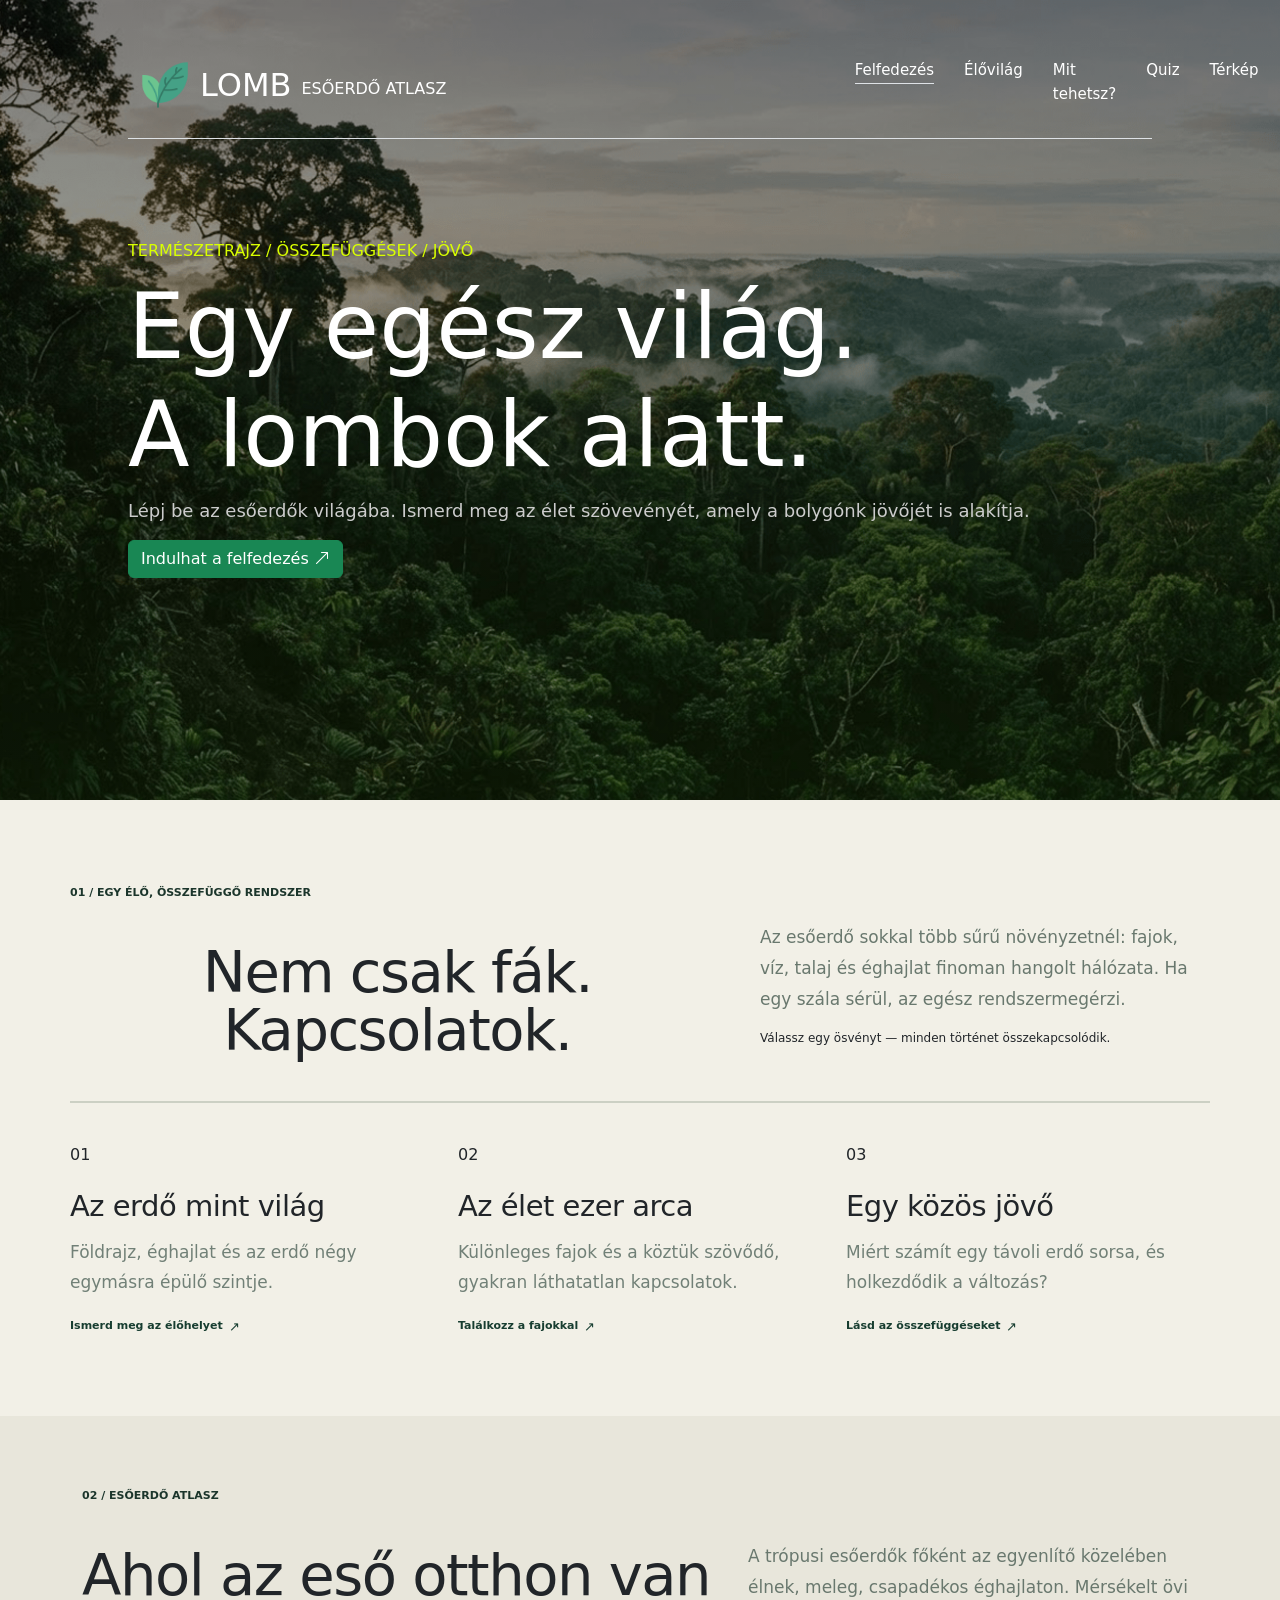
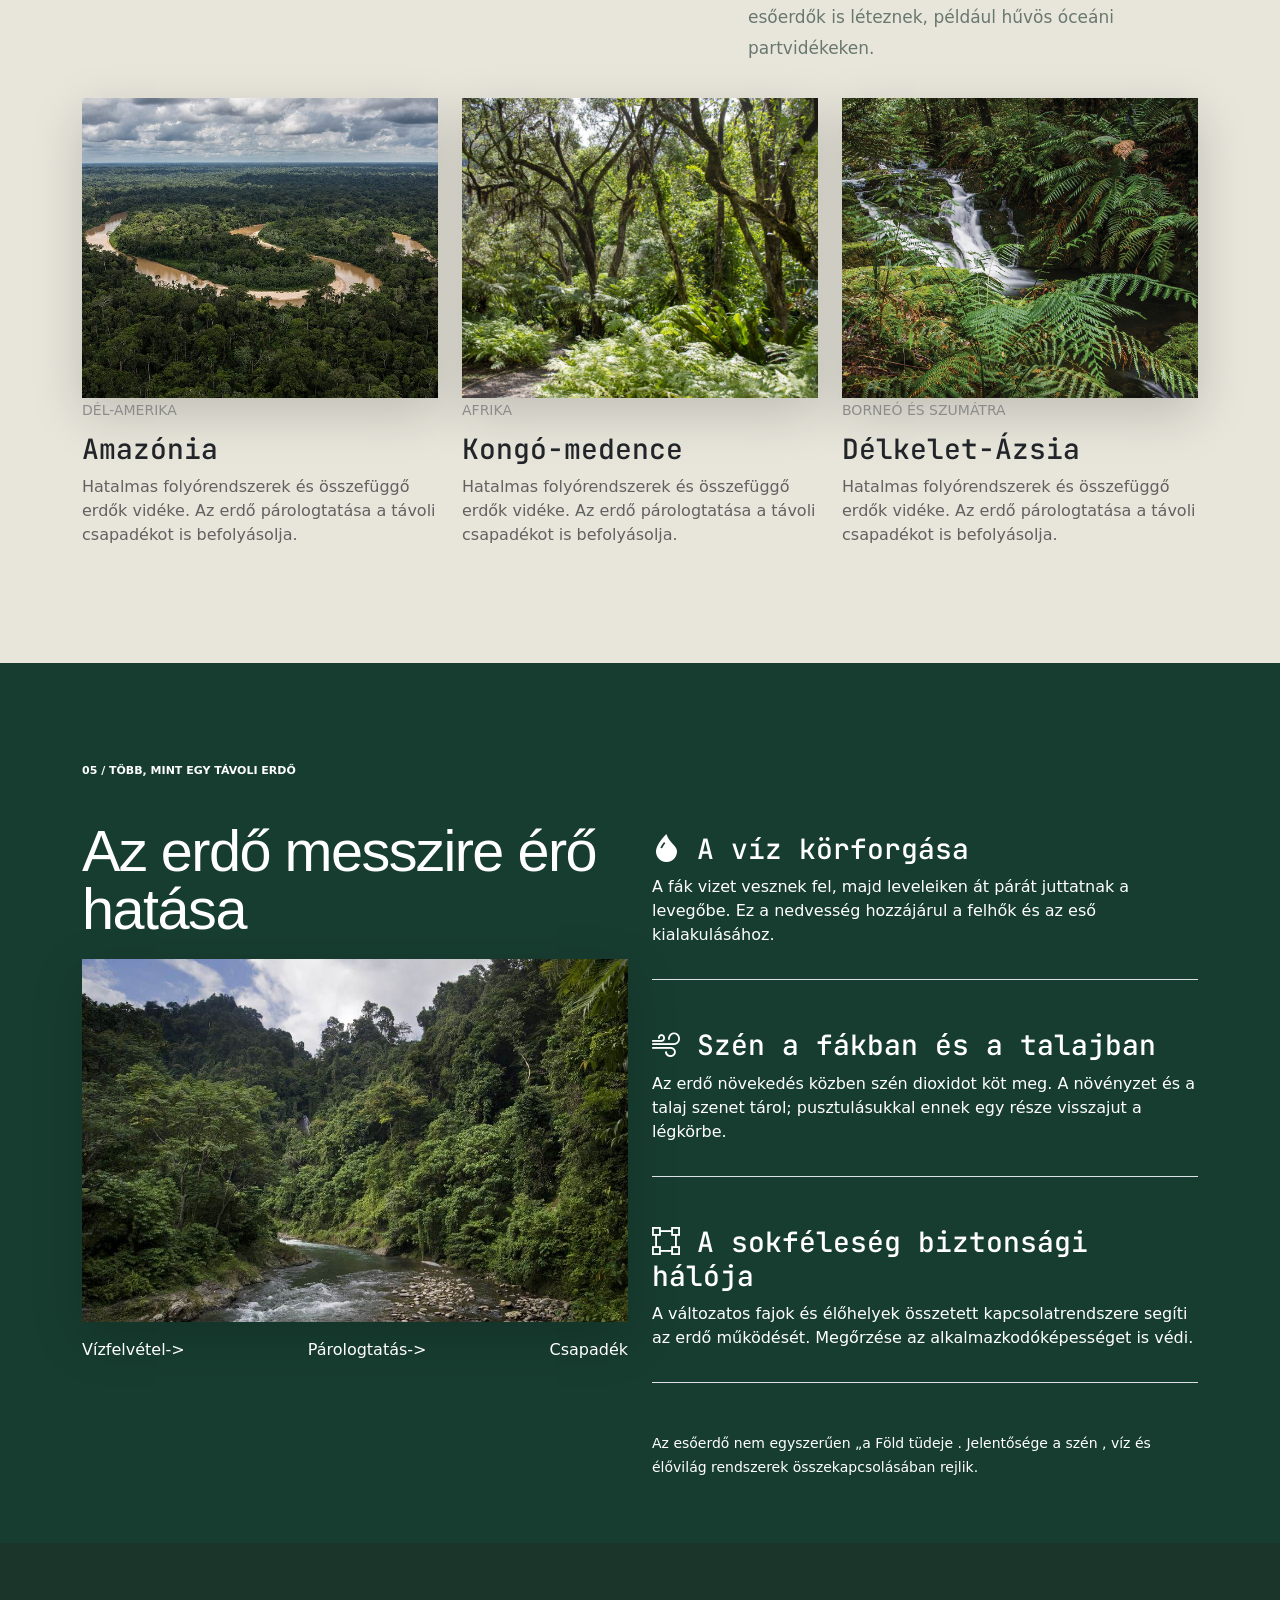
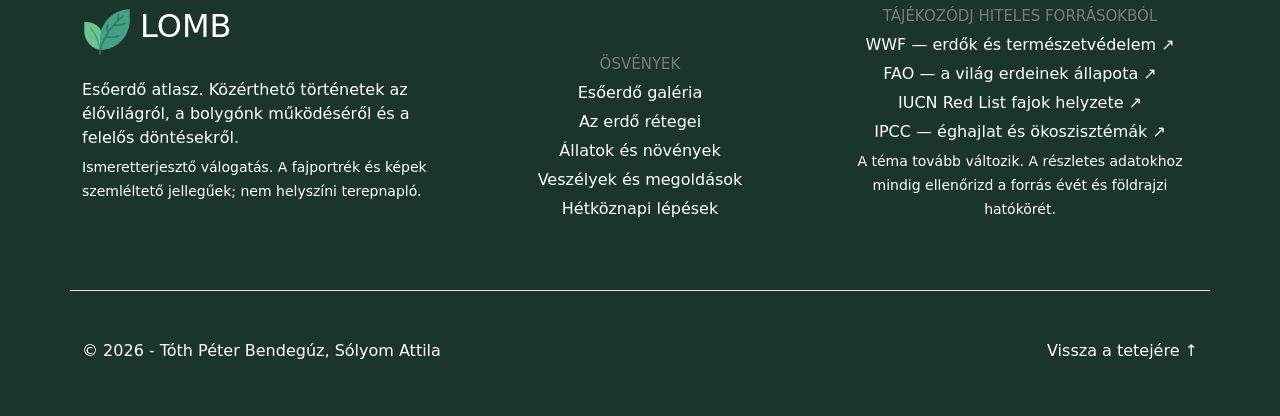
<file: index.html>
<!DOCTYPE html>
<html lang="en">

<head>
    <meta charset="UTF-8">
    <meta name="viewport" content="width=device-width, initial-scale=1.0">
    <link href="https://cdn.jsdelivr.net/npm/bootstrap@5.3.8/dist/css/bootstrap.min.css" rel="stylesheet"
        integrity="sha384-sRIl4kxILFvY47J16cr9ZwB07vP4J8+LH7qKQnuqkuIAvNWLzeN8tE5YBujZqJLB" crossorigin="anonymous">
    <link rel="stylesheet" href="https://cdn.jsdelivr.net/npm/bootstrap-icons@1.13.2/font/bootstrap-icons.min.css">
    <link rel="stylesheet" href="css/style.css">
    <script src="https://cdn.jsdelivr.net/npm/bootstrap@5.3.8/dist/js/bootstrap.bundle.min.js"></script>
    <title>Esőerdők világa – Interaktív felfedező weboldal.</title>
</head>

<body>
    
<header>
    <div class="szoveg p-5">
        <div class="container-fluid border-bottom pb-3">
            <div class="row align-items-center">
                <div class="col-8">
                    <div class="d-flex align-items-center">
                        <img class="logo" src="images/logo.png" alt="logo" title="logo">
                        <h2>LOMB</h2>
                        <span class="text-uppercase mt-2"> Esőerdő atlasz </span>
                    </div>
                </div>

              
                <div class="col-4 desktop-menu">
                    <ul class="d-flex">
                        <li>
                            <a href="index.html" class="border-bottom pb-1">
                                Felfedezés
                            </a>
                        </li>

                        <li>
                            <a href="elovilag.html">Élővilág</a>
                        </li>

                        <li>
                            <a href="mitTehetsz.html">Mit tehetsz?</a>
                        </li>

                        <li>
                            <a href="interaktiv.html">Quiz</a>
                        </li>

                        <li>
                            <a href="terkep.html">Térkép</a>
                        </li>
                    </ul>
                </div>

                
                <div class="col-4 mobile-menu text-end">
                    <button class="menu-toggle" type="button" data-bs-toggle="collapse" data-bs-target="#mobilMenu" aria-expanded="false" aria-controls="mobilMenu" aria-label="Menü megnyitása"> <i class="bi bi-list"></i> </button>
                </div>
            </div>
        </div>

        
        <div class="collapse mobil-navigacio" id="mobilMenu">
            <ul>
                <li>
                    <a href="index.html">Felfedezés</a>
                </li>

                <li>
                    <a href="elovilag.html">Élővilág</a>
                </li>

                <li>
                    <a href="mitTehetsz.html">Mit tehetsz?</a>
                </li>

                <li>
                    <a href="interaktiv.html">Quiz</a>
                </li>

                <li>
                    <a href="terkep.html">Térkép</a>
                </li>
            </ul>
        </div>
        
        <div class="kezdes" id="kezdes">
            <span class="text-uppercase"> Természetrajz / Összefüggések / Jövő </span>
            <h1> Egy egész világ.<br> A lombok alatt. </h1>
            <p>Lépj be az esőerdők világába. Ismerd meg az élet szövevényét, amely a bolygónk jövőjét is alakítja.</p>
            <a href="#kapcsolatok" class="btn btn-success"> Indulhat a felfedezés <i class="bi bi-arrow-up-right"></i> </a>
        </div>
    </div>
</header>



    <main>
        <section class="kapcsolatok">
            <div class="container">
                <div class="row kapcsolatok-fejlec align-items-center">
                    <div class="col-lg-7">
                        <p class="szekcio-cimke"> 01 / Egy élő, összefüggő rendszer </p>

                        <h2 class="kapcsolatok-cim text-center"> Nem csak fák.<br> Kapcsolatok. </h2>
                    </div>

                    <div class="col-lg-5">
                        <div class="kapcsolatok-bevezeto">
                            <p> Az esőerdő sokkal több sűrű növényzetnél: fajok, víz, talaj és éghajlat finoman hangolt
                                hálózata. Ha egy szála sérül, az egész rendszermegérzi.</p>
                            <span> Válassz egy ösvényt — minden történet összekapcsolódik.</span>
                        </div>
                    </div>
                </div>

                <hr class="kapcsolatok-vonal">


                <div class="row g-4">
                    <div class="col-12 col-md-4 kartyak">
                        <article class="kapcsolat-kartya">
                            <div class="kartya-felso">


                                <span>01</span>
                            </div>

                            <h3>Az erdő mint világ</h3>

                            <p> Földrajz, éghajlat és az erdő négy egymásra épülő szintje.</p>


                            <a href="elovilag.html"> Ismerd meg az élőhelyet <span>↗</span> </a>

                        </article>
                    </div>

                    <div class="col-12 col-md-4">
                        <article class="kapcsolat-kartya">
                            <div class="kartya-felso">


                                <span class="szamok">02</span>
                            </div>

                            <h3>Az élet ezer arca</h3>

                            <p> Különleges fajok és a köztük szövődő, gyakran láthatatlan kapcsolatok. </p>


                            <a href="elovilag.html"> Találkozz a fajokkal <span>↗</span> </a>

                        </article>
                    </div>


                    <div class="col-12 col-md-4">
                        <article class="kapcsolat-kartya">
                            <div class="kartya-felso">


                                <span>03</span>
                            </div>

                            <h3>Egy közös jövő</h3>

                            <p> Miért számít egy távoli erdő sorsa, és holkezdődik a változás? </p>


                            <a href="mitTehetsz.html"> Lásd az összefüggéseket <span>↗</span> </a>

                        </article>
                    </div>

                </div>
            </div>
        </section>


        <section class="esoerdohatter">
            <div class="container">
                <div class="row kapcsolatok-fejlec align-items-center">
                    <div class="col-lg-7">
                        <p class="szekcio-cimke esoerdoatlaszszam"> 02 / Esőerdő atlasz </p>

                        <h2 class="kapcsolatok-cim aholazeso"> Ahol az eső otthon van </h2>
                    </div>

                    <div class="col-lg-5 tropusiesoerdo">
                        <div class="kapcsolatok-bevezeto tropusiesoerdoKapcsolatok">
                            <p> A trópusi esőerdők főként az egyenlítő közelében élnek, meleg, csapadékos éghajlaton.
                                Mérsékelt övi esőerdők is léteznek, például hűvös óceáni partvidékeken.</p>
                        </div>
                    </div>
                </div>
            </div>

            <div class="container esoerdoatlasz">
                <div class="row">
                    <div class="col-lg-4">
                        <img class="shadow-lg" src="images/amazonas.jpg" alt="amazonas" title="amazonas">
                        <span class="text-uppercase">Dél-Amerika</span>
                        <h3>Amazónia</h3>
                        <p>Hatalmas folyórendszerek és összefüggő erdők vidéke.
                            Az erdő párologtatása a távoli csapadékot is befolyásolja.</p>
                    </div>


                    <div class="col-lg-4">
                        <img class="shadow-lg" src="images/rainforest_kep.jpg" alt="kongo_medence"
                            title="kongo_medence">
                        <span class="text-uppercase">Afrika</span>
                        <h3>Kongó-medence</h3>
                        <p>Hatalmas folyórendszerek és összefüggő erdők vidéke.
                            Az erdő párologtatása a távoli csapadékot is befolyásolja.</p>
                    </div>


                    <div class="col-lg-4">
                        <img class="shadow-lg" src="images/rainforest_kep2.jpg" alt="borneo"
                            title="borneo">
                        <span class="text-uppercase">Borneó és Szumátra</span>
                        <h3>Délkelet-Ázsia</h3>
                        <p>Hatalmas folyórendszerek és összefüggő erdők vidéke.
                            Az erdő párologtatása a távoli csapadékot is befolyásolja.</p>
                    </div>
                </div>
            </div>
        </section>

        <section class="zoldHatter pb-5">
            <div class="container">
                <p class="szekcio-cimke text-white"> 05 / több, mint egy távoli erdő </p>
                <div class="row">
                    <div class="col-lg-6">
                        <h2 class="kapcsolatok-cim hatas"> Az erdő messzire érő hatása </h2>
                        <p><img src="images/esoerdoFa.jpg" alt="Erdő hatása" title="Erdő hatása" class="shadow-lg"></p>
                        <div class="d-flex justify-content-between">
                            <p>Vízfelvétel-></p>
                            <p>Párologtatás-></p>
                            <p>Csapadék</p>
                        </div>
                    </div>
                    <div class="col-lg-6">
                        <div class="border-bottom pb-3">
                            <h3><i class="bi bi-droplet-fill"></i> A víz körforgása</h3>
                            <p>A fák vizet vesznek fel, majd leveleiken át párát juttatnak a levegőbe. Ez a
                                nedvesség hozzájárul a felhők és az eső kialakulásához.</p>
                        </div>
                        <div class="border-bottom my-5 pb-3">
                            <h3><i class="bi bi-wind"></i> Szén a fákban és a talajban</h3>
                            <p>Az erdő növekedés közben szén dioxidot köt meg. A növényzet és a talaj szenet
                                tárol; pusztulásukkal ennek egy része visszajut a légkörbe.</p>
                        </div>
                        <div class="border-bottom pb-3">
                            <h3><i class="bi bi-bounding-box"></i> A sokféleség biztonsági hálója</h3>
                            <p>A változatos fajok és élőhelyek összetett kapcsolatrendszere segíti az erdő
                                működését. Megőrzése az alkalmazkodóképességet is védi.</p>
                        </div>
                        <p class="mt-5"><small>Az esőerdő nem egyszerűen „a Föld tüdeje . Jelentősége a szén , víz és
                                élővilág
                                rendszerek összekapcsolásában rejlik.</small></p>
                    </div>
                </div>
            </div>
        </section>


    </main>


    <footer>
        <div class="container py-5">
            <div class="row border-bottom py-3">
                <div class="col-lg-4">
                    <div class="d-flex mb-3">
                        <p class="me-2"><img src="images/logo.png" alt="logo" title="logo" class="logo"></p>
                        <h2>LOMB</h2>
                    </div>

                    <p>Esőerdő atlasz. Közérthető történetek az élővilágról, a
                        bolygónk működéséről és a felelős döntésekről.</p>

                    <p><small>Ismeretterjesztő válogatás. A fajportrék és képek szemléltető jellegűek;
                            nem helyszíni terepnapló.</small></p>
                </div>
                <div class="col-lg-4 text-center my-5">
                    <h3>Ösvények</h3>
                    <p><a href="https://www.shutterstock.com/hu/search/amazon-jungle-map" target="_blank">Esőerdő
                            galéria</a></p>
                    <p><a href="elovilag.html">Az erdő rétegei</a></p>
                    <p><a href="elovilag.html">Állatok és növények</a></p>
                    <p><a href="mitTehetsz.html">Veszélyek és megoldások</a></p>
                    <p><a href="mitTehetsz.html">Hétköznapi lépések</a></p>
                </div>
                <div class="col-lg-4 text-center">
                    <h3>Tájékozódj hiteles forrásokból</h3>
                    <p><a href="https://wwf.hu/" target="_blank">WWF — erdők és természetvédelem ↗</a></p>
                    <p><a href="https://www.fao.org/home/en" target="_blank">FAO — a világ erdeinek állapota ↗</a></p>
                    <p><a href="https://www.iucnredlist.org/" target="_blank">IUCN Red List fajok helyzete ↗</a></p>
                    <p><a href="https://www.ipcc.ch/" target="_blank">IPCC — éghajlat és ökoszisztémák ↗</a></p>
                    <p><small>A téma tovább változik. A részletes adatokhoz mindig ellenőrizd a
                            forrás évét és földrajzi hatókörét.</small></p>
                </div>
            </div>

            <div class="d-flex justify-content-between mt-5">
                <p>&copy; 2026 - Tóth Péter Bendegúz, Sólyom Attila</p>
                <p><a href="#kezdes">Vissza a tetejére ↑</a></p>
            </div>
        </div>
    </footer>
</body>

</html>
</file>
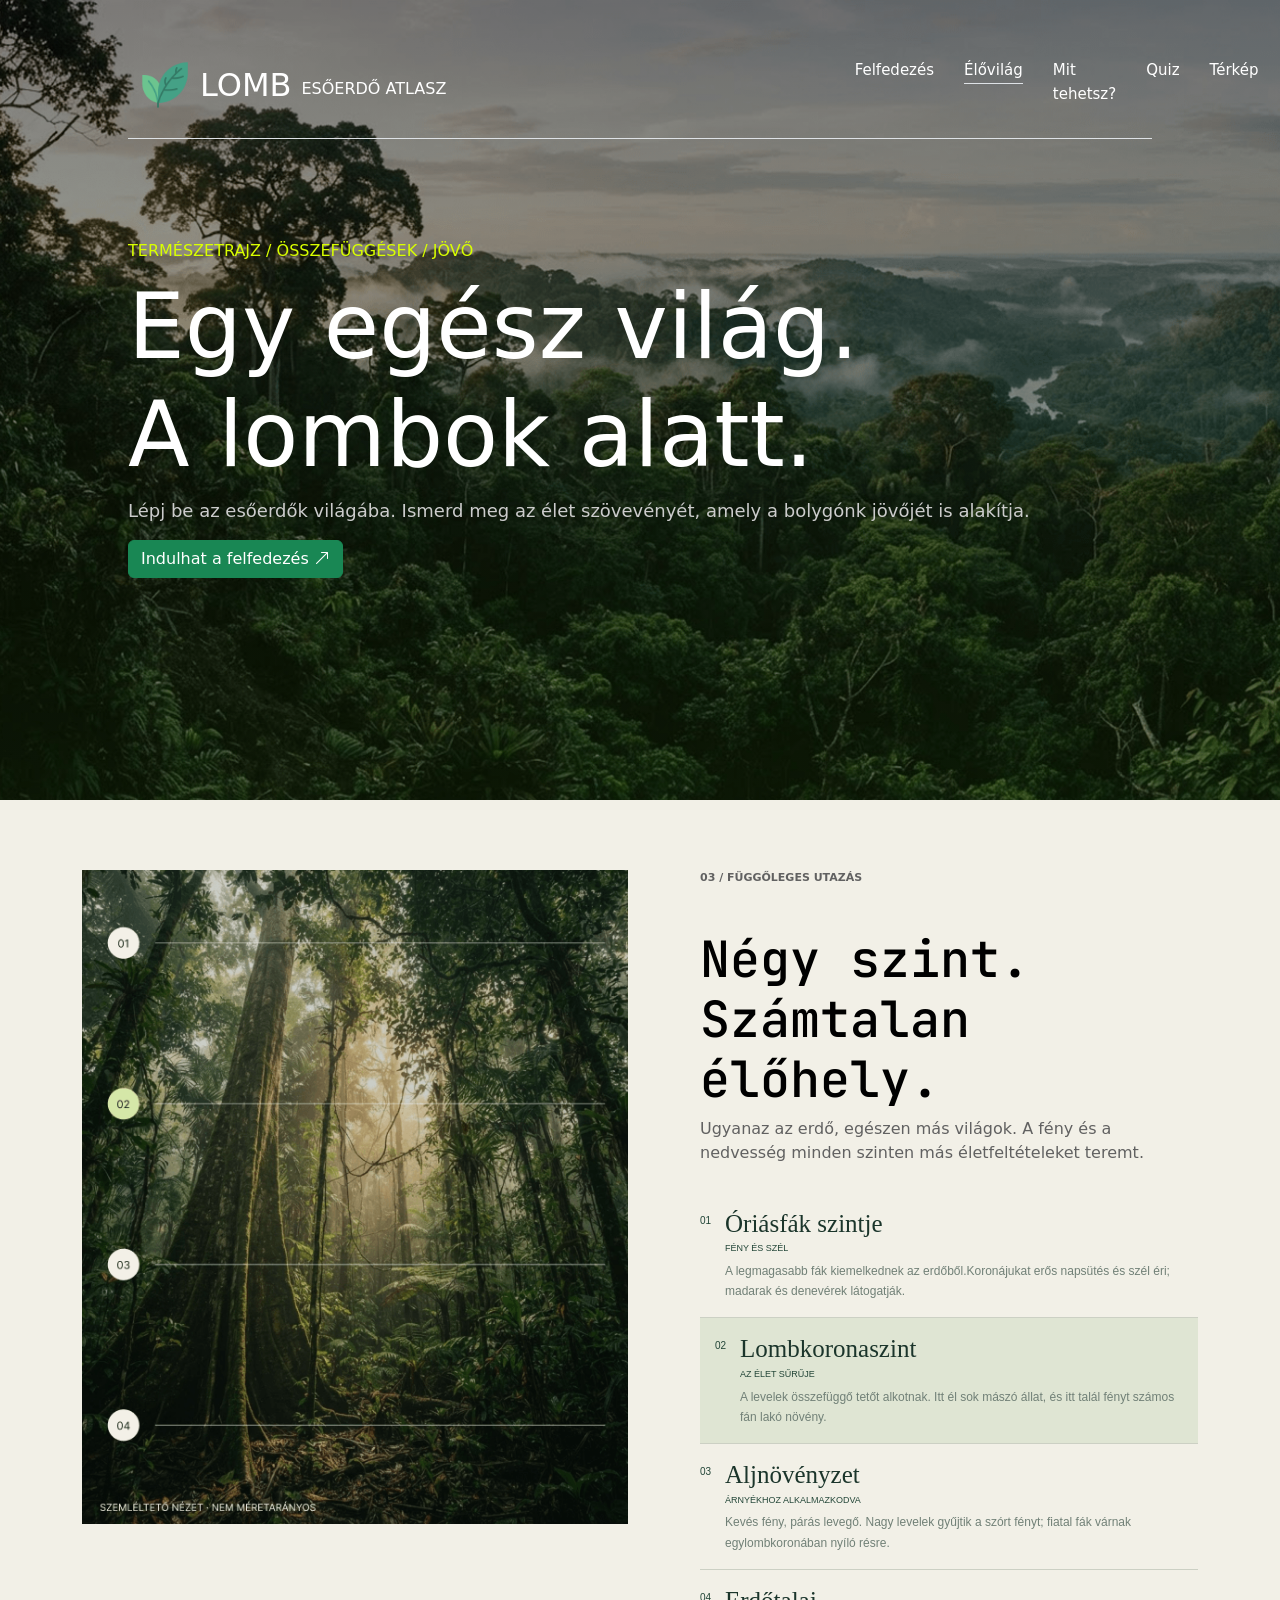
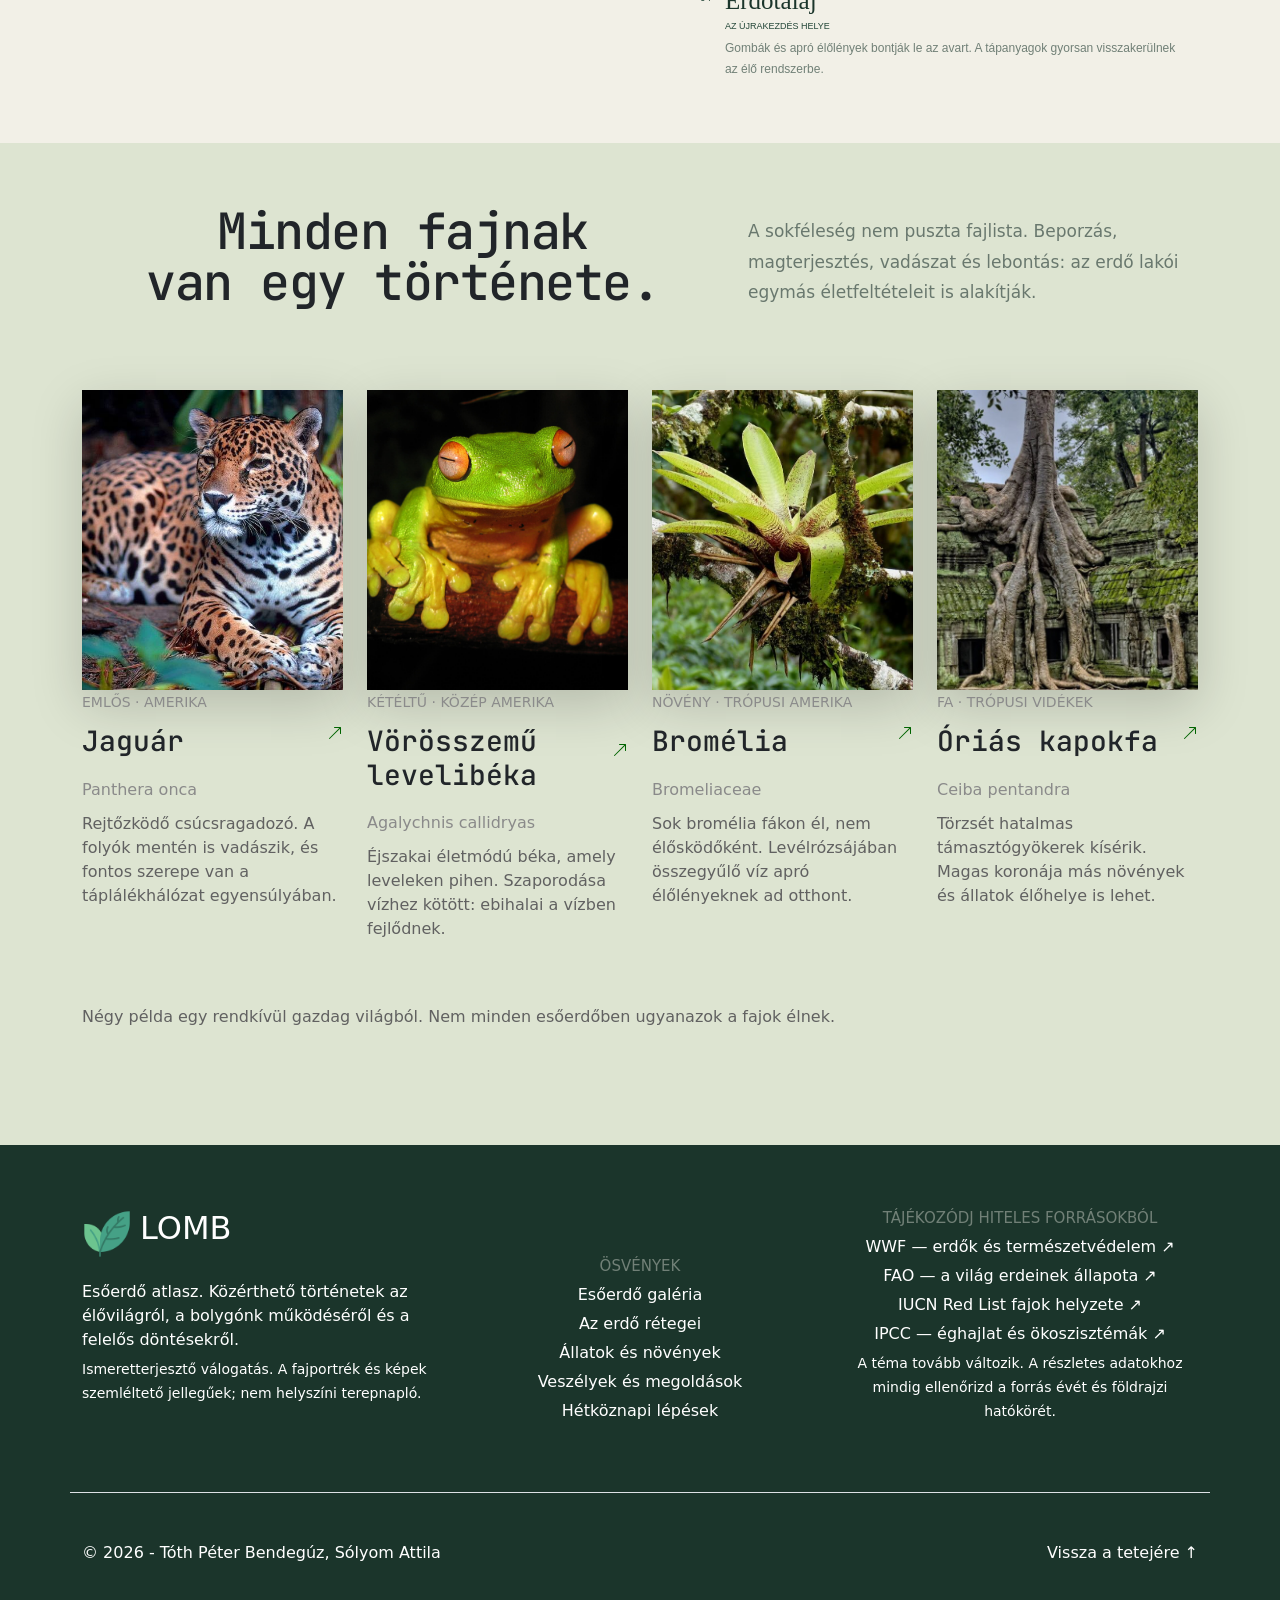
<file: elovilag.html>
<!DOCTYPE html>
<html lang="en">

<head>
    <meta charset="UTF-8">
    <meta name="viewport" content="width=device-width, initial-scale=1.0">
    <link href="https://cdn.jsdelivr.net/npm/bootstrap@5.3.8/dist/css/bootstrap.min.css" rel="stylesheet"
        integrity="sha384-sRIl4kxILFvY47J16cr9ZwB07vP4J8+LH7qKQnuqkuIAvNWLzeN8tE5YBujZqJLB" crossorigin="anonymous">
    <link rel="stylesheet" href="css/style.css">
    <script src="https://cdn.jsdelivr.net/npm/bootstrap@5.3.8/dist/js/bootstrap.bundle.min.js"></script>
    <link rel="stylesheet" href="https://cdn.jsdelivr.net/npm/bootstrap-icons@1.13.2/font/bootstrap-icons.min.css">
    <title>Élővilág</title>
</head>

<body>
    <header>
    <div class="szoveg p-5">
        <div class="container-fluid border-bottom pb-3">
            <div class="row align-items-center">
                <div class="col-8">
                    <div class="d-flex align-items-center">
                        <img class="logo" src="images/logo.png" alt="logo" title="logo">
                        <h2>LOMB</h2>
                        <span class="text-uppercase mt-2"> Esőerdő atlasz </span>
                    </div>
                </div>

              
                <div class="col-4 desktop-menu">
                    <ul class="d-flex">
                        <li>
                            <a href="index.html">
                                Felfedezés
                            </a>
                        </li>

                        <li>
                            <a href="elovilag.html" class="border-bottom pb-1">Élővilág</a>
                        </li>

                        <li>
                            <a href="mitTehetsz.html">Mit tehetsz?</a>
                        </li>

                        <li>
                            <a href="interaktiv.html">Quiz</a>
                        </li>

                        <li>
                            <a href="terkep.html">Térkép</a>
                        </li>
                    </ul>
                </div>

                
                <div class="col-4 mobile-menu text-end">
                    <button class="menu-toggle" type="button" data-bs-toggle="collapse" data-bs-target="#mobilMenu" aria-expanded="false" aria-controls="mobilMenu" aria-label="Menü megnyitása"> <i class="bi bi-list"></i> </button>
                </div>
            </div>
        </div>

        
        <div class="collapse mobil-navigacio" id="mobilMenu">
            <ul>
                <li>
                    <a href="index.html">Felfedezés</a>
                </li>

                <li>
                    <a href="elovilag.html">Élővilág</a>
                </li>

                <li>
                    <a href="mitTehetsz.html">Mit tehetsz?</a>
                </li>

                <li>
                    <a href="interaktiv.html">Quiz</a>
                </li>

                <li>
                    <a href="terkep.html">Térkép</a>
                </li>
            </ul>
        </div>
        
        <div class="kezdes" id="kezdes">
            <span class="text-uppercase"> Természetrajz / Összefüggések / Jövő </span>
            <h1> Egy egész világ.<br> A lombok alatt. </h1>
            <p>Lépj be az esőerdők világába. Ismerd meg az élet szövevényét, amely a bolygónk jövőjét is alakítja.</p>
            <a href="#kapcsolatok" class="btn btn-success"> Indulhat a felfedezés <i class="bi bi-arrow-up-right"></i> </a>
        </div>
    </div>
</header>


    <main>
        <section class="esoerdoszint pb-5">

            <div class="container esoerdoszintek">
                <div class="row">
                    <div class="col-lg-6">
                        <img src="images/esoerdo_szintek.png" alt="esoerdo_szintek" title="esoerdo_szintek">
                    </div>


                    <div class="col-lg-6 szintek">
                        <p class="szekcio-cimke"> 03 / Függőleges utazás </p>
                        <h2>Négy szint. <br> Számtalan élőhely.</h2>
                        <p>Ugyanaz az erdő, egészen más világok. A fény és a nedvesség minden szinten más
                            életfeltételeket teremt.</p>



                        <section class="erdo-szintek">
                            <article class="erdo-szint">
                                <div class="szint-szam">01</div>
                                <div class="szint-tartalom">
                                    <h3>Óriásfák szintje</h3>
                                    <span class="szint-alcim">FÉNY ÉS SZÉL</span>
                                    <p>A legmagasabb fák kiemelkednek az erdőből.Koronájukat erős napsütés és szél éri;
                                        madarak és denevérek látogatják.</p>
                                </div>
                            </article>


                            <article class="erdo-szint kiemelt">
                                <div class="szint-szam">02</div>
                                <div class="szint-tartalom">
                                    <h3>Lombkoronaszint</h3>
                                    <span class="szint-alcim">AZ ÉLET SŰRŰJE</span>
                                    <p> A levelek összefüggő tetőt alkotnak. Itt él sok mászó állat, és itt talál fényt
                                        számos fán lakó növény.</p>
                                </div>
                            </article>


                            <article class="erdo-szint">
                                <div class="szint-szam">03</div>
                                <div class="szint-tartalom">
                                    <h3>Aljnövényzet</h3>
                                    <span class="szint-alcim">ÁRNYÉKHOZ ALKALMAZKODVA</span>
                                    <p>Kevés fény, párás levegő. Nagy levelek gyűjtik a szórt fényt; fiatal fák várnak
                                        egylombkoronában nyíló résre.</p>
                                </div>
                            </article>


                            <article class="erdo-szint">
                                <div class="szint-szam">04</div>
                                <div class="szint-tartalom">
                                    <h3>Erdőtalaj</h3>
                                    <span class="szint-alcim">AZ ÚJRAKEZDÉS HELYE</span>
                                    <p> Gombák és apró élőlények bontják le az avart. A tápanyagok gyorsan
                                        visszakerülnek az élő rendszerbe. </p>
                                </div>
                            </article>

                        </section>

                    </div>
                </div>
            </div>


        </section>


        <section class="pt-5 fajok">
            <div class="container">
                <div class="row kapcsolatok-fejlec align-items-center">
                    <div class="col-lg-7">


                        <h2 class="kapcsolatok-cim fajcim text-center"> Minden fajnak<br> van egy története. </h2>
                    </div>

                    <div class="col-lg-5">
                        <div class="kapcsolatok-bevezeto">
                            <p> A sokféleség nem puszta fajlista. Beporzás, magterjesztés, vadászat
                                és lebontás: az erdő lakói egymás életfeltételeit is alakítják.</p>

                        </div>
                    </div>
                </div>
            </div>


            <div class="container esoerdoatlasz mt-5">
                <div class="row">
                    <div class="col-lg-3 mobiltavolsag">
                        <img class="shadow-lg" src="images/jaguar.jpg" alt="jaguár" title="jaguár">
                        <span class="text-uppercase">EMLŐS · AMERIKA</span>
                        <div class="elolenynev d-flex">
                            <h3>Jaguár</h3>
                            <p><a class="elolenyhivatkozas" href="https://hu.wikipedia.org/wiki/Jagu%C3%A1r"
                                    target="_blank"> <svg xmlns="http://www.w3.org/2000/svg" width="16" height="16"
                                        fill="currentColor" class="bi bi-arrow-up-right" viewBox="0 0 16 16">
                                        <path fill-rule="evenodd"
                                            d="M14 2.5a.5.5 0 0 0-.5-.5h-6a.5.5 0 0 0 0 1h4.793L2.146 13.146a.5.5 0 0 0 .708.708L13 3.707V8.5a.5.5 0 0 0 1 0z" />
                                    </svg></a></p>
                        </div>

                        <p class="latinnev">Panthera onca</p>

                        <p>Rejtőzködő csúcsragadozó. A folyók
                            mentén is vadászik, és fontos szerepe van
                            a táplálékhálózat egyensúlyában.</p>
                    </div>


                    <div class="col-lg-3 mobiltavolsag">
                        <img class="shadow-lg" src="images/levelibeka.jpg" alt="vörösszemű levelibéka" title="vörösszemű levelibéka">
                        <span class="text-uppercase">KÉTÉLTŰ · KÖZÉP AMERIKA</span>
                        <div class="elolenynev d-flex">
                            <h3>Vörösszemű levelibéka </h3>
                            <p><a class="elolenyhivatkozas"
                                    href="https://hu.wikipedia.org/wiki/V%C3%B6r%C3%B6sszem%C5%B1_levelib%C3%A9ka"
                                    target="_blank"> <svg xmlns="http://www.w3.org/2000/svg" width="16" height="16"
                                        fill="currentColor" class="bi bi-arrow-up-right" viewBox="0 0 16 16">
                                        <path fill-rule="evenodd"
                                            d="M14 2.5a.5.5 0 0 0-.5-.5h-6a.5.5 0 0 0 0 1h4.793L2.146 13.146a.5.5 0 0 0 .708.708L13 3.707V8.5a.5.5 0 0 0 1 0z" />
                                    </svg></a></p>
                        </div>

                        <p class="latinnev">Agalychnis callidryas</p>

                        <p>Éjszakai életmódú béka, amely leveleken
                            pihen. Szaporodása vízhez kötött: ebihalai
                            a vízben fejlődnek.</p>
                    </div>


                    <div class="col-lg-3 mobiltavolsag">
                        <img class="shadow-lg" src="images/bromelia.jpg" alt="bromélia" title="bromélia">
                        <span class="text-uppercase">NÖVÉNY · TRÓPUSI AMERIKA</span>
                        <div class="elolenynev d-flex">
                            <h3>Bromélia</h3>
                            <p><a class="elolenyhivatkozas" href="https://hu.wikipedia.org/wiki/Brom%C3%A9lia"
                                    target="_blank"> <svg xmlns="http://www.w3.org/2000/svg" width="16" height="16"
                                        fill="currentColor" class="bi bi-arrow-up-right" viewBox="0 0 16 16">
                                        <path fill-rule="evenodd"
                                            d="M14 2.5a.5.5 0 0 0-.5-.5h-6a.5.5 0 0 0 0 1h4.793L2.146 13.146a.5.5 0 0 0 .708.708L13 3.707V8.5a.5.5 0 0 0 1 0z" />
                                    </svg></a></p>
                        </div>

                        <p class="latinnev">Bromeliaceae</p>

                        <p>Sok bromélia fákon él, nem élősködőként.
                            Levélrózsájában összegyűlő víz apró
                            élőlényeknek ad otthont.</p>
                    </div>


                    <div class="col-lg-3 mobiltavolsag">
                        <img class="shadow-lg" src="images/kapokfa.jpg" alt="kapokfa" title="kapokfa">
                        <span class="text-uppercase">FA · TRÓPUSI VIDÉKEK</span>
                        <div class="elolenynev d-flex">
                            <h3>Óriás kapokfa</h3>
                            <p><a class="elolenyhivatkozas" href="https://hu.wikipedia.org/wiki/Gyapotfa"
                                    target="_blank"> <svg xmlns="http://www.w3.org/2000/svg" width="16" height="16"
                                        fill="currentColor" class="bi bi-arrow-up-right" viewBox="0 0 16 16">
                                        <path fill-rule="evenodd"
                                            d="M14 2.5a.5.5 0 0 0-.5-.5h-6a.5.5 0 0 0 0 1h4.793L2.146 13.146a.5.5 0 0 0 .708.708L13 3.707V8.5a.5.5 0 0 0 1 0z" />
                                    </svg></a></p>
                        </div>

                        <p class="latinnev">Ceiba pentandra</p>

                        <p>Törzsét hatalmas támasztógyökerek
                            kísérik. Magas koronája más növények és
                            állatok élőhelye is lehet.</p>
                    </div>
                </div>
                <p class="pelda mt-5">Négy példa egy rendkívül gazdag világból. Nem minden esőerdőben ugyanazok a fajok
                    élnek.</p>
            </div>


        </section>
    </main>

    <footer>
        <div class="container py-5">
            <div class="row border-bottom py-3">
                <div class="col-lg-4">
                    <div class="d-flex mb-3">
                        <p class="me-2"><img src="images/logo.png" alt="logo" title="logo" class="logo"></p>
                        <h2>LOMB</h2>
                    </div>

                    <p>Esőerdő atlasz. Közérthető történetek az élővilágról, a
                        bolygónk működéséről és a felelős döntésekről.</p>

                    <p><small>Ismeretterjesztő válogatás. A fajportrék és képek szemléltető jellegűek;
                            nem helyszíni terepnapló.</small></p>
                </div>
                <div class="col-lg-4 text-center my-5">
                    <h3>Ösvények</h3>
                    <p><a href="https://www.shutterstock.com/hu/search/amazon-jungle-map" target="_blank">Esőerdő
                            galéria</a></p>
                    <p><a href="elovilag.html">Az erdő rétegei</a></p>
                    <p><a href="elovilag.html">Állatok és növények</a></p>
                    <p><a href="mitTehetsz.html">Veszélyek és megoldások</a></p>
                    <p><a href="mitTehetsz.html">Hétköznapi lépések</a></p>
                </div>
                <div class="col-lg-4 text-center">
                    <h3>Tájékozódj hiteles forrásokból</h3>
                    <p><a href="https://wwf.hu/" target="_blank">WWF — erdők és természetvédelem ↗</a></p>
                    <p><a href="https://www.fao.org/home/en" target="_blank">FAO — a világ erdeinek állapota ↗</a></p>
                    <p><a href="https://www.iucnredlist.org/" target="_blank">IUCN Red List fajok helyzete ↗</a></p>
                    <p><a href="https://www.ipcc.ch/" target="_blank">IPCC — éghajlat és ökoszisztémák ↗</a></p>
                    <p><small>A téma tovább változik. A részletes adatokhoz mindig ellenőrizd a
                            forrás évét és földrajzi hatókörét.</small></p>
                </div>
            </div>

            <div class="d-flex justify-content-between mt-5">
                <p>&copy; 2026 - Tóth Péter Bendegúz, Sólyom Attila</p>
                <p><a href="#kezdes">Vissza a tetejére ↑</a></p>
            </div>
        </div>
    </footer>
</body>

</html>
</file>
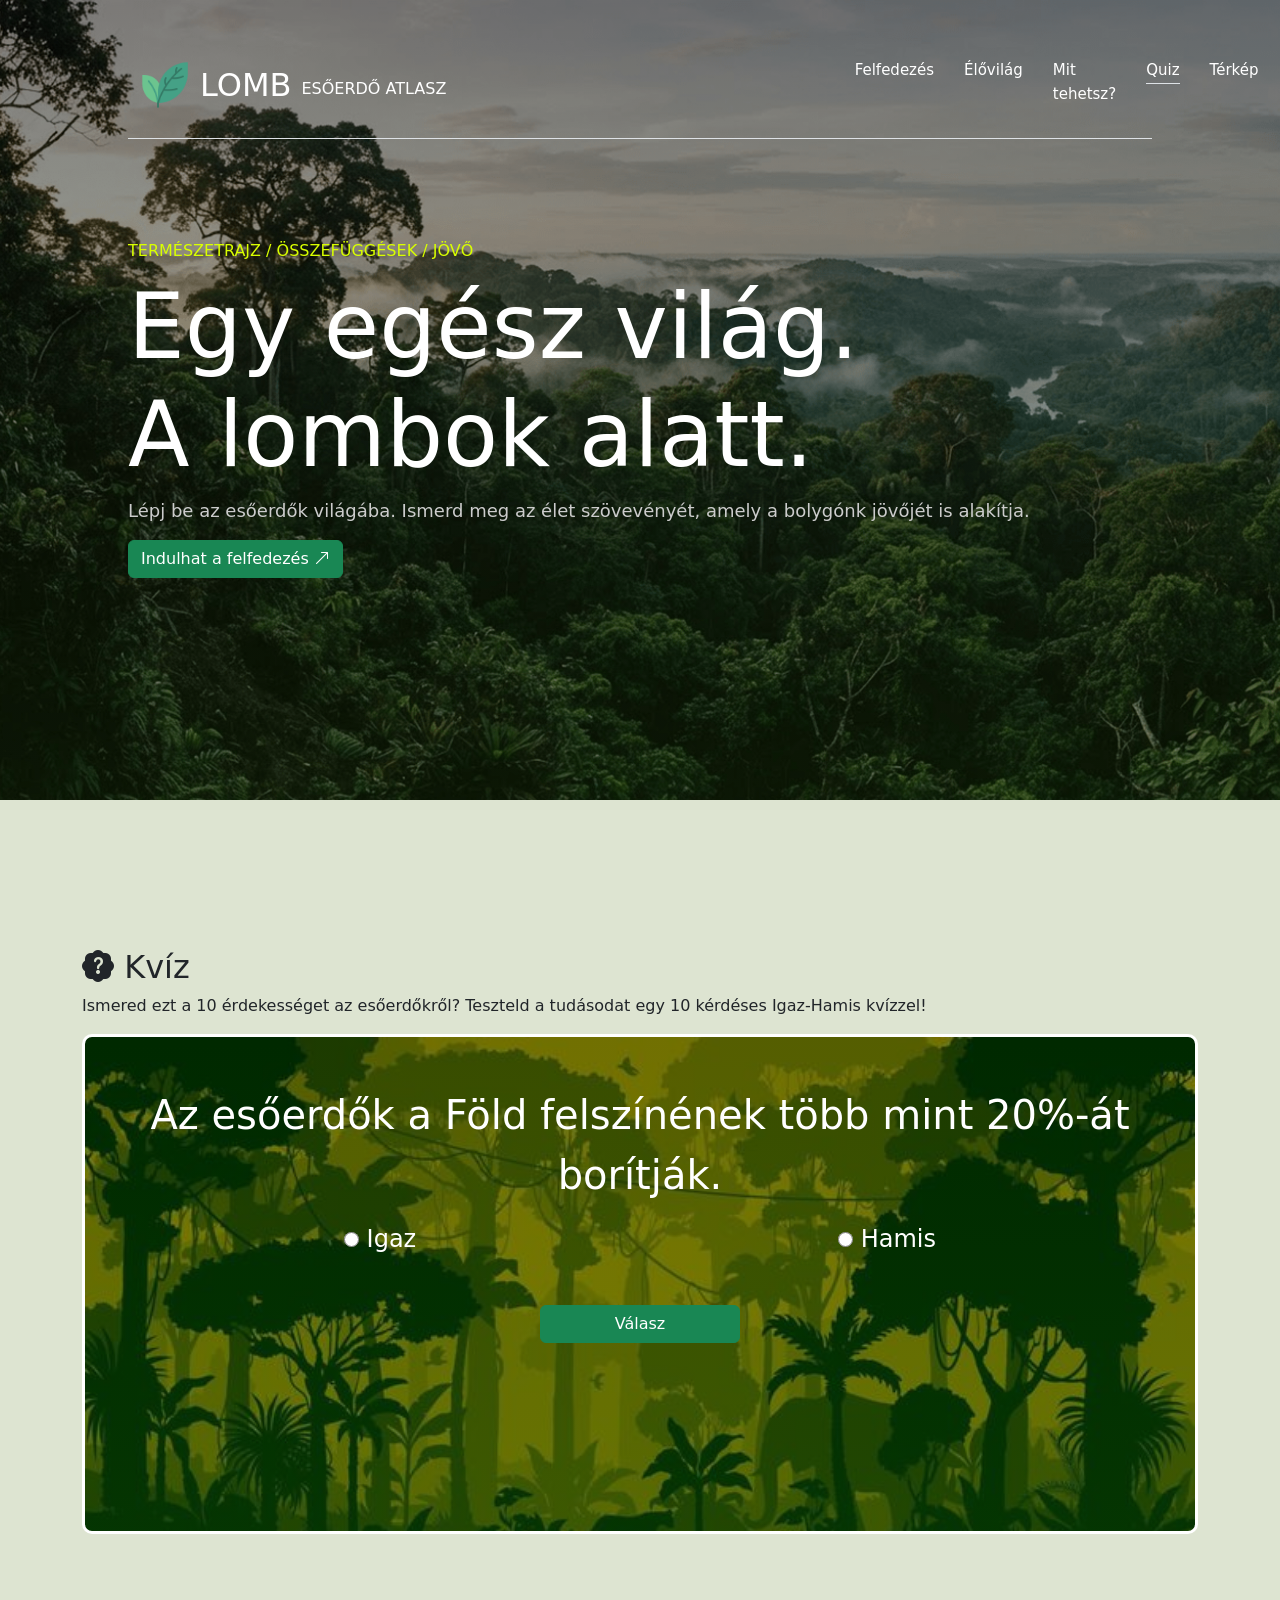
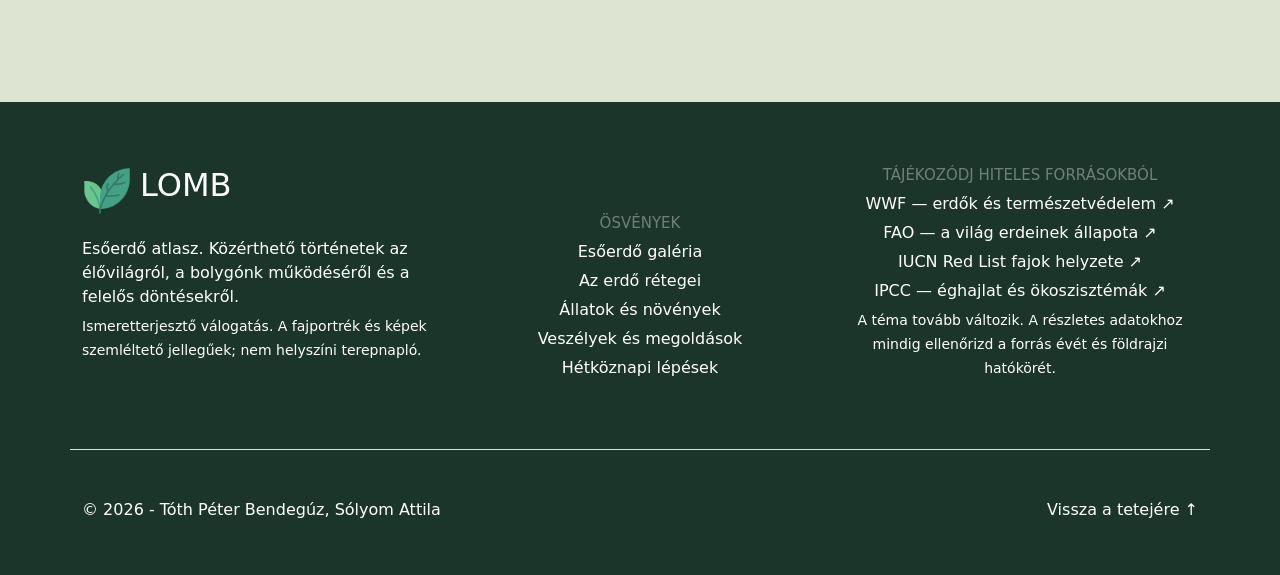
<file: interaktiv.html>
<!DOCTYPE html>
<html lang="hu">

<head>
    <meta charset="UTF-8">
    <meta name="viewport" content="width=device-width, initial-scale=1.0">
    <link href="https://cdn.jsdelivr.net/npm/bootstrap@5.3.8/dist/css/bootstrap.min.css" rel="stylesheet"
        integrity="sha384-sRIl4kxILFvY47J16cr9ZwB07vP4J8+LH7qKQnuqkuIAvNWLzeN8tE5YBujZqJLB" crossorigin="anonymous">
    <link rel="stylesheet" href="https://cdn.jsdelivr.net/npm/bootstrap-icons@1.13.2/font/bootstrap-icons.min.css">
    <link rel="stylesheet" href="css/interaktiv.css">
    <link rel="stylesheet" href="css/style.css">
    <script src="https://cdn.jsdelivr.net/npm/bootstrap@5.3.8/dist/js/bootstrap.bundle.min.js"></script>
    <link rel="stylesheet" href="https://cdn.jsdelivr.net/npm/bootstrap-icons@1.13.2/font/bootstrap-icons.min.css">
    <title>Interaktív oldal</title>
</head>

<body>
    <header>
    <div class="szoveg p-5">
        <div class="container-fluid border-bottom pb-3">
            <div class="row align-items-center">
                <div class="col-8">
                    <div class="d-flex align-items-center">
                        <img class="logo" src="images/logo.png" alt="logo" title="logo">
                        <h2>LOMB</h2>
                        <span class="text-uppercase mt-2"> Esőerdő atlasz </span>
                    </div>
                </div>

              
                <div class="col-4 desktop-menu">
                    <ul class="d-flex">
                        <li>
                            <a href="index.html">
                                Felfedezés
                            </a>
                        </li>

                        <li>
                            <a href="elovilag.html">Élővilág</a>
                        </li>

                        <li>
                            <a href="mitTehetsz.html">Mit tehetsz?</a>
                        </li>

                        <li>
                            <a href="interaktiv.html" class="border-bottom pb-1">Quiz</a>
                        </li>

                        <li>
                            <a href="terkep.html">Térkép</a>
                        </li>
                    </ul>
                </div>

                
                <div class="col-4 mobile-menu text-end">
                    <button class="menu-toggle" type="button" data-bs-toggle="collapse" data-bs-target="#mobilMenu" aria-expanded="false" aria-controls="mobilMenu" aria-label="Menü megnyitása"> <i class="bi bi-list"></i> </button>
                </div>
            </div>
        </div>

        
        <div class="collapse mobil-navigacio" id="mobilMenu">
            <ul>
                <li>
                    <a href="index.html">Felfedezés</a>
                </li>

                <li>
                    <a href="elovilag.html">Élővilág</a>
                </li>

                <li>
                    <a href="mitTehetsz.html">Mit tehetsz?</a>
                </li>

                <li>
                    <a href="interaktiv.html">Quiz</a>
                </li>

                <li>
                    <a href="terkep.html">Térkép</a>
                </li>
            </ul>
        </div>
        
        <div class="kezdes" id="kezdes">
            <span class="text-uppercase"> Természetrajz / Összefüggések / Jövő </span>
            <h1> Egy egész világ.<br> A lombok alatt. </h1>
            <p>Lépj be az esőerdők világába. Ismerd meg az élet szövevényét, amely a bolygónk jövőjét is alakítja.</p>
            <a href="#kapcsolatok" class="btn btn-success"> Indulhat a felfedezés <i class="bi bi-arrow-up-right"></i> </a>
        </div>
    </div>
</header>
    <main>
        <section class="kvizSection">
            <div class="container py-5">
                <h2><i class="bi bi-patch-question-fill"></i> Kvíz</h2>
                <p>Ismered ezt a 10 érdekességet az esőerdőkről? Teszteld a tudásodat egy 10 kérdéses Igaz-Hamis
                    kvízzel!</p>
                <div class="kviz text-center p-5">
                    <p class="fs-1 kvizKerdes"></p>

                    <div class="radios d-flex justify-content-around fs-4">
                        <div class="form-field">
                            <input class="radio" name="radios" type="radio" value="1" />
                            <label>Igaz</label>
                        </div>
                        <div class="form-field">
                            <input class="radio" name="radios" type="radio" value="0" />
                            <label>Hamis</label>
                        </div>
                    </div>
                    <p class="mt-5"><button type="button" class="btn btn-success kvizGomb">Válasz</button></p>
                </div>

                <div class="kiertekeles fs-1 text-center p-5 d-none">

                </div>
            </div>
        </section>
    </main>
    <footer>
        <div class="container py-5">
            <div class="row border-bottom py-3">
                <div class="col-lg-4">
                    <div class="d-flex mb-3">
                        <p class="me-2"><img src="images/logo.png" alt="logo" title="logo" class="logo"></p>
                        <h2>LOMB</h2>
                    </div>

                    <p>Esőerdő atlasz. Közérthető történetek az élővilágról, a
                        bolygónk működéséről és a felelős döntésekről.</p>

                    <p><small>Ismeretterjesztő válogatás. A fajportrék és képek szemléltető jellegűek;
                            nem helyszíni terepnapló.</small></p>
                </div>
                <div class="col-lg-4 text-center my-5">
                    <h3>Ösvények</h3>
                    <p><a href="https://www.shutterstock.com/hu/search/amazon-jungle-map" target="_blank">Esőerdő
                            galéria</a></p>
                    <p><a href="elovilag.html">Az erdő rétegei</a></p>
                    <p><a href="elovilag.html">Állatok és növények</a></p>
                    <p><a href="mitTehetsz.html">Veszélyek és megoldások</a></p>
                    <p><a href="mitTehetsz.html">Hétköznapi lépések</a></p>
                </div>
                <div class="col-lg-4 text-center">
                    <h3>Tájékozódj hiteles forrásokból</h3>
                    <p><a href="https://wwf.hu/" target="_blank">WWF — erdők és természetvédelem ↗</a></p>
                    <p><a href="https://www.fao.org/home/en" target="_blank">FAO — a világ erdeinek állapota ↗</a></p>
                    <p><a href="https://www.iucnredlist.org/" target="_blank">IUCN Red List fajok helyzete ↗</a></p>
                    <p><a href="https://www.ipcc.ch/" target="_blank">IPCC — éghajlat és ökoszisztémák ↗</a></p>
                    <p><small>A téma tovább változik. A részletes adatokhoz mindig ellenőrizd a
                            forrás évét és földrajzi hatókörét.</small></p>
                </div>
            </div>

            <div class="d-flex justify-content-between mt-5">
                <p>&copy; 2026 - Tóth Péter Bendegúz, Sólyom Attila</p>
                <p><a href="#kezdes">Vissza a tetejére ↑</a></p>
            </div>
        </div>
    </footer>

    <script src="js/kvizData.js"></script>
    <script src="js/kviz.js"></script>
</body>

</html>
</file>
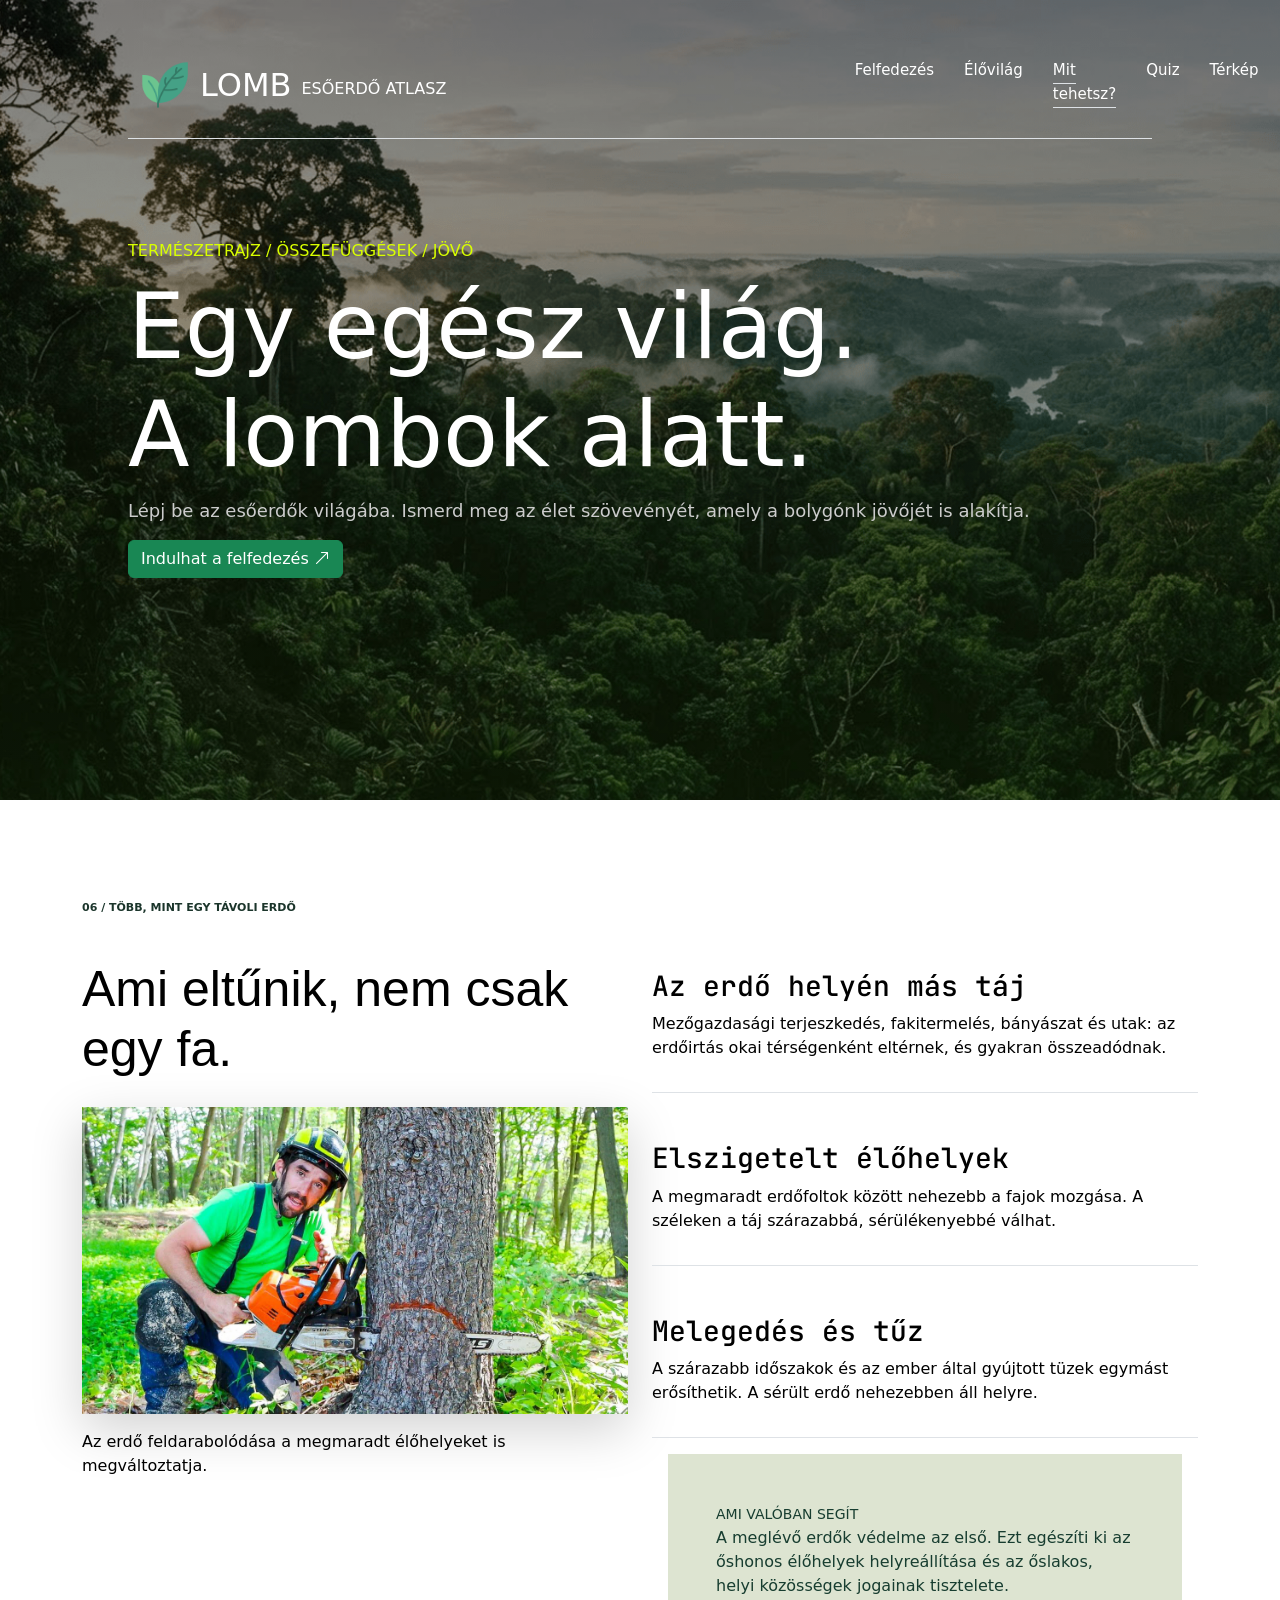
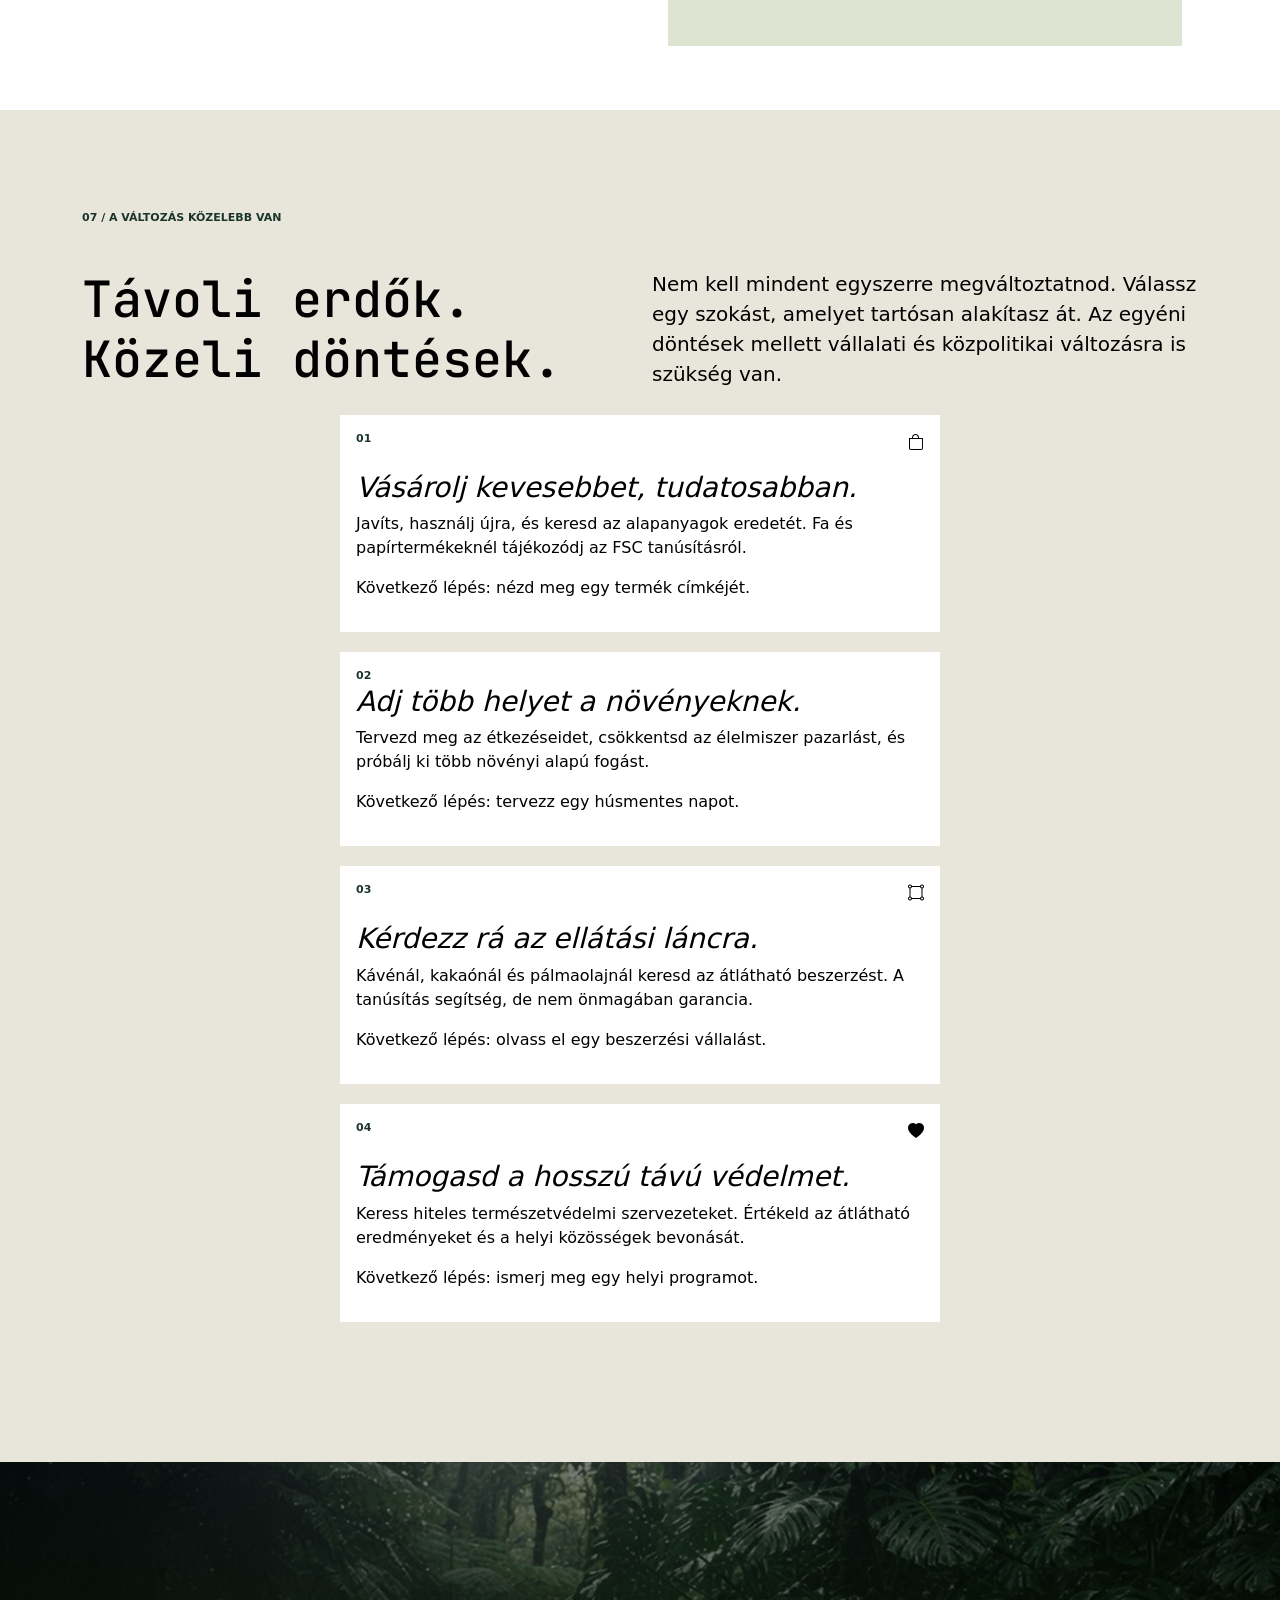
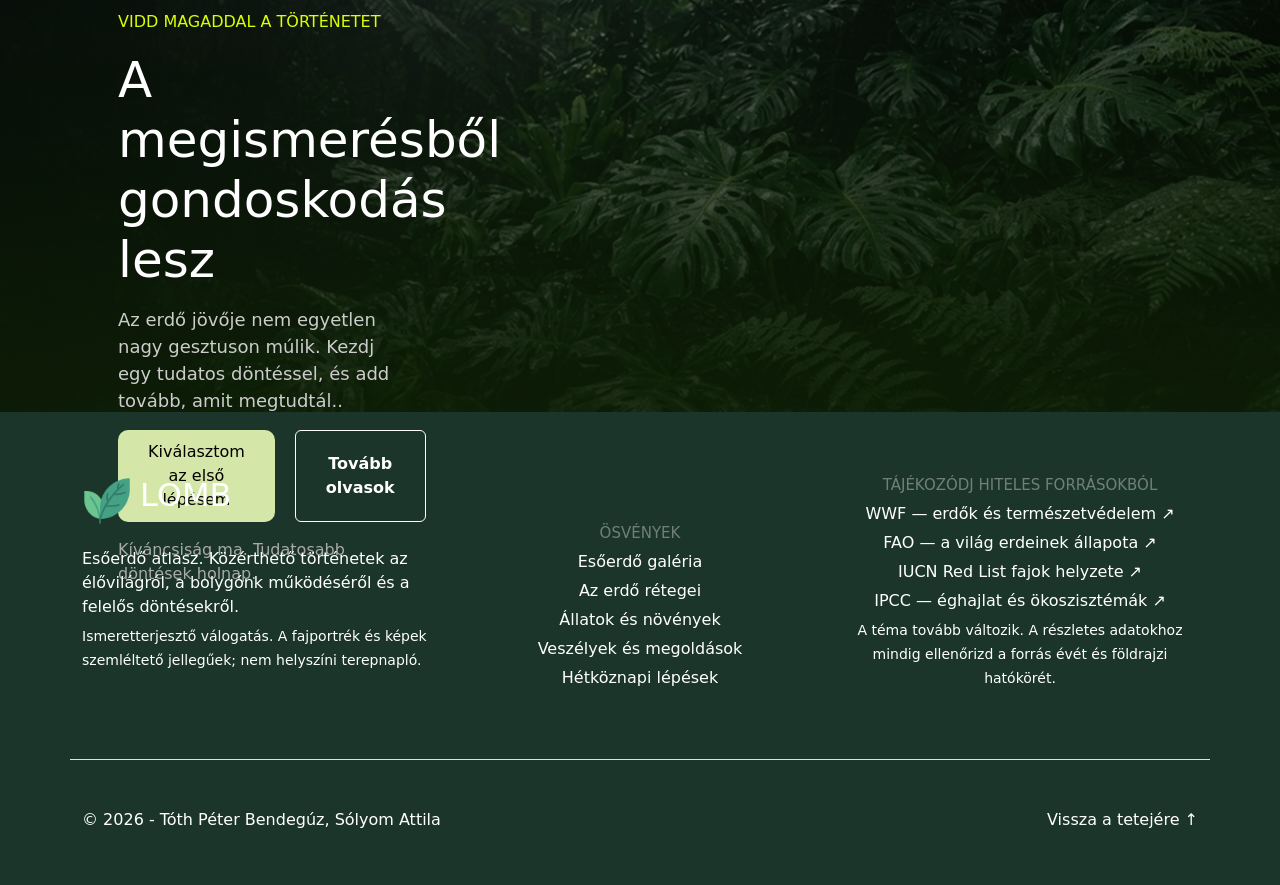
<file: mitTehetsz.html>
<!DOCTYPE html>
<html lang="en">

<head>
    <meta charset="UTF-8">
    <meta name="viewport" content="width=device-width, initial-scale=1.0">
    <link href="https://cdn.jsdelivr.net/npm/bootstrap@5.3.8/dist/css/bootstrap.min.css" rel="stylesheet"
        integrity="sha384-sRIl4kxILFvY47J16cr9ZwB07vP4J8+LH7qKQnuqkuIAvNWLzeN8tE5YBujZqJLB" crossorigin="anonymous">
    <link rel="stylesheet" href="https://cdn.jsdelivr.net/npm/bootstrap-icons@1.13.2/font/bootstrap-icons.min.css">
    <link rel="stylesheet" href="css/style.css">
    <script src="https://cdn.jsdelivr.net/npm/bootstrap@5.3.8/dist/js/bootstrap.bundle.min.js"></script>
    <link rel="stylesheet" href="https://cdn.jsdelivr.net/npm/bootstrap-icons@1.13.2/font/bootstrap-icons.min.css">
    <title>Esőerdők</title>
</head>

<body>
    <header>
    <div class="szoveg p-5">
        <div class="container-fluid border-bottom pb-3">
            <div class="row align-items-center">
                <div class="col-8">
                    <div class="d-flex align-items-center">
                        <img class="logo" src="images/logo.png" alt="logo" title="logo">
                        <h2>LOMB</h2>
                        <span class="text-uppercase mt-2"> Esőerdő atlasz </span>
                    </div>
                </div>

              
                <div class="col-4 desktop-menu">
                    <ul class="d-flex">
                        <li>
                            <a href="index.html">
                                Felfedezés
                            </a>
                        </li>

                        <li>
                            <a href="elovilag.html">Élővilág</a>
                        </li>

                        <li>
                            <a href="mitTehetsz.html" class="border-bottom pb-1">Mit tehetsz?</a>
                        </li>

                        <li>
                            <a href="interaktiv.html">Quiz</a>
                        </li>

                        <li>
                            <a href="terkep.html">Térkép</a>
                        </li>
                    </ul>
                </div>

                
                <div class="col-4 mobile-menu text-end">
                    <button class="menu-toggle" type="button" data-bs-toggle="collapse" data-bs-target="#mobilMenu" aria-expanded="false" aria-controls="mobilMenu" aria-label="Menü megnyitása"> <i class="bi bi-list"></i> </button>
                </div>
            </div>
        </div>

        
        <div class="collapse mobil-navigacio" id="mobilMenu">
            <ul>
                <li>
                    <a href="index.html">Felfedezés</a>
                </li>

                <li>
                    <a href="elovilag.html">Élővilág</a>
                </li>

                <li>
                    <a href="mitTehetsz.html">Mit tehetsz?</a>
                </li>

                <li>
                    <a href="interaktiv.html">Quiz</a>
                </li>

                <li>
                    <a href="terkep.html">Térkép</a>
                </li>
            </ul>
        </div>
        
        <div class="kezdes" id="kezdes">
            <span class="text-uppercase"> Természetrajz / Összefüggések / Jövő </span>
            <h1> Egy egész világ.<br> A lombok alatt. </h1>
            <p>Lépj be az esőerdők világába. Ismerd meg az élet szövevényét, amely a bolygónk jövőjét is alakítja.</p>
            <a href="#kapcsolatok" class="btn btn-success"> Indulhat a felfedezés <i class="bi bi-arrow-up-right"></i> </a>
        </div>
    </div>
</header>


    <main>
        


        <section class="torekenyEgyensuly pb-5">
            <div class="container">
                <p class="szekcio-cimke"> 06 / több, mint egy távoli erdő </p>
                <div class="row">
                    <div class="col-lg-6">
                        <h2 class="eltunik"> Ami eltűnik, nem csak egy fa. </h2>
                        <p><a href="https://www.youtube.com/watch?v=3mTd8ZTG_cc"><img class="shadow-lg" src="images/erdokivagas.jpg" alt="Erdő kivágás" title="Erdő kivágás" class="shadow-lg erdokivagas"></a> </p>
                        <p>Az erdő feldarabolódása a megmaradt élőhelyeket is megváltoztatja.</p>
                    </div>
                    <div class="col-lg-6">
                        <div class="border-bottom pb-3">
                            <h3>Az erdő helyén más táj</h3>
                            <p>Mezőgazdasági terjeszkedés, fakitermelés, bányászat és utak: az erdőirtás
                                okai térségenként eltérnek, és gyakran összeadódnak.</p>
                        </div>
                        <div class="border-bottom my-5 pb-3">
                            <h3>Elszigetelt élőhelyek</h3>
                            <p>A megmaradt erdőfoltok között nehezebb a fajok mozgása. A széleken a táj
                                szárazabbá, sérülékenyebbé válhat.</p>
                        </div>
                        <div class="border-bottom pb-3">
                            <h3>Melegedés és tűz</h3>
                            <p>A szárazabb időszakok és az ember által gyújtott tüzek egymást erősíthetik. A
                                sérült erdő nehezebben áll helyre.</p>
                        </div>
                        <p class="p-5 kisZold m-3"><small>Ami valóban segít</small> <br> A meglévő erdők védelme az
                            első.
                            Ezt egészíti ki az őshonos élőhelyek
                            helyreállítása és az őslakos, helyi közösségek jogainak tisztelete.</p>
                    </div>
                </div>
            </div>
        </section>

        <section class="tavoliErdok">
            <div class="container">
                <p class="szekcio-cimke"> 07 / A változás közelebb van </p>
                <div class="row">
                    <div class="col-lg-6">
                        <h2 class="eltunik"> Távoli erdők. Közeli döntések. </h2>
                    </div>
                    <div class="col-lg-6">
                        <p class="fs-5">Nem kell mindent egyszerre megváltoztatnod. Válassz egy szokást,
                            amelyet tartósan alakítasz át. Az egyéni döntések mellett vállalati és
                            közpolitikai változásra is szükség van.</p>
                    </div>
                </div>

                <div class="d-flex flex-wrap justify-content-evenly">
                    <div class="tudatosKartya p-3">
                        <div class="d-flex justify-content-between">
                            <p class="szekcio-cimke m-0">01</p>
                            <p><i class="bi bi-bag m-0"></i></p>
                        </div>
                        <h3>Vásárolj kevesebbet, tudatosabban.</h3>
                        <p>Javíts, használj újra, és keresd az alapanyagok eredetét. Fa és
                            papírtermékeknél tájékozódj az FSC tanúsításról.</p>
                        <p class="lepes">Következő lépés: nézd meg egy termék címkéjét.</p>
                    </div>

                    <div class="tudatosKartya p-3">
                        <div class="d-flex justify-content-between">
                            <p class="szekcio-cimke m-0">02</p>
                            <p><i class="bi bi-fork-knife m-0"></i></p>
                        </div>
                        <h3>Adj több helyet a növényeknek.</h3>
                        <p>Tervezd meg az étkezéseidet, csökkentsd az élelmiszer pazarlást, és próbálj ki
                            több növényi alapú fogást.</p>
                        <p class="lepes">Következő lépés: tervezz egy húsmentes napot.</p>
                    </div>

                    <div class="tudatosKartya p-3">
                        <div class="d-flex justify-content-between">
                            <p class="szekcio-cimke m-0">03</p>
                            <p><i class="bi bi-bounding-box-circles m-0"></i></p>
                        </div>
                        <h3>Kérdezz rá az ellátási láncra.</h3>
                        <p>Kávénál, kakaónál és pálmaolajnál keresd az átlátható beszerzést. A tanúsítás
                            segítség, de nem önmagában garancia.</p>
                        <p class="lepes">Következő lépés: olvass el egy beszerzési vállalást.</p>
                    </div>

                    <div class="tudatosKartya p-3">
                        <div class="d-flex justify-content-between">
                            <p class="szekcio-cimke m-0">04</p>
                            <p><i class="bi bi-heart-fill m-0"></i></p>
                        </div>
                        <h3>Támogasd a hosszú távú védelmet.</h3>
                        <p>Keress hiteles természetvédelmi szervezeteket. Értékeld az átlátható
                            eredményeket és a helyi közösségek bevonását.</p>
                        <p class="lepes">Következő lépés: ismerj meg egy helyi programot.</p>
                    </div>
                </div>
            </div>
        </section>


        <section>
        <div class="container-fluid p-5 mittehetsz">
            <div class="kezdes mittehetszdiv">
                <span class="text-uppercase">Vidd magaddal a történetet</span>
                <h2 class="my-3">A megismerésből <br> gondoskodás lesz</h2>
                <p>Az erdő jövője nem egyetlen nagy gesztuson múlik. Kezdj egy tudatos döntéssel, és
                    add tovább, amit megtudtál..</p>

                <div class="d-flex">
                    <button type="button" class="btn btn-success"> <a href="https://www.rainforest-alliance.org/" target="_blank">Kiválasztom az első lépésem</a></button>
                    <button type="button" class="btn btn-outline-light"><a href="mitTehetsz.html">Tovább olvasok</a> </button>
                </div>
                
                <p class="mt-3">Kíváncsiság ma. Tudatosabb döntések holnap.</p>
            </div>
        </div>
        </section>

    </main>


    <footer>
        <div class="container py-5">
            <div class="row border-bottom py-3">
                <div class="col-lg-4">
                    <div class="d-flex mb-3">
                        <p class="me-2"><img src="images/logo.png" alt="logo" title="logo" class="logo"></p>
                        <h2>LOMB</h2>
                    </div>

                    <p>Esőerdő atlasz. Közérthető történetek az élővilágról, a
                        bolygónk működéséről és a felelős döntésekről.</p>

                    <p><small>Ismeretterjesztő válogatás. A fajportrék és képek szemléltető jellegűek;
                            nem helyszíni terepnapló.</small></p>
                </div>
                <div class="col-lg-4 text-center my-5">
                    <h3>Ösvények</h3>
                    <p><a href="https://www.shutterstock.com/hu/search/amazon-jungle-map" target="_blank">Esőerdő
                            galéria</a></p>
                    <p><a href="elovilag.html">Az erdő rétegei</a></p>
                    <p><a href="elovilag.html">Állatok és növények</a></p>
                    <p><a href="mitTehetsz.html">Veszélyek és megoldások</a></p>
                    <p><a href="mitTehetsz.html">Hétköznapi lépések</a></p>
                </div>
                <div class="col-lg-4 text-center">
                    <h3>Tájékozódj hiteles forrásokból</h3>
                    <p><a href="https://wwf.hu/" target="_blank">WWF — erdők és természetvédelem ↗</a></p>
                    <p><a href="https://www.fao.org/home/en" target="_blank">FAO — a világ erdeinek állapota ↗</a></p>
                    <p><a href="https://www.iucnredlist.org/" target="_blank">IUCN Red List fajok helyzete ↗</a></p>
                    <p><a href="https://www.ipcc.ch/" target="_blank">IPCC — éghajlat és ökoszisztémák ↗</a></p>
                    <p><small>A téma tovább változik. A részletes adatokhoz mindig ellenőrizd a
                            forrás évét és földrajzi hatókörét.</small></p>
                </div>
            </div>

            <div class="d-flex justify-content-between mt-5">
                <p>&copy; 2026 - Tóth Péter Bendegúz, Sólyom Attila</p>
                <p><a href="#kezdes">Vissza a tetejére ↑</a></p>
            </div>
        </div>
    </footer>

</body>

</html>
</file>
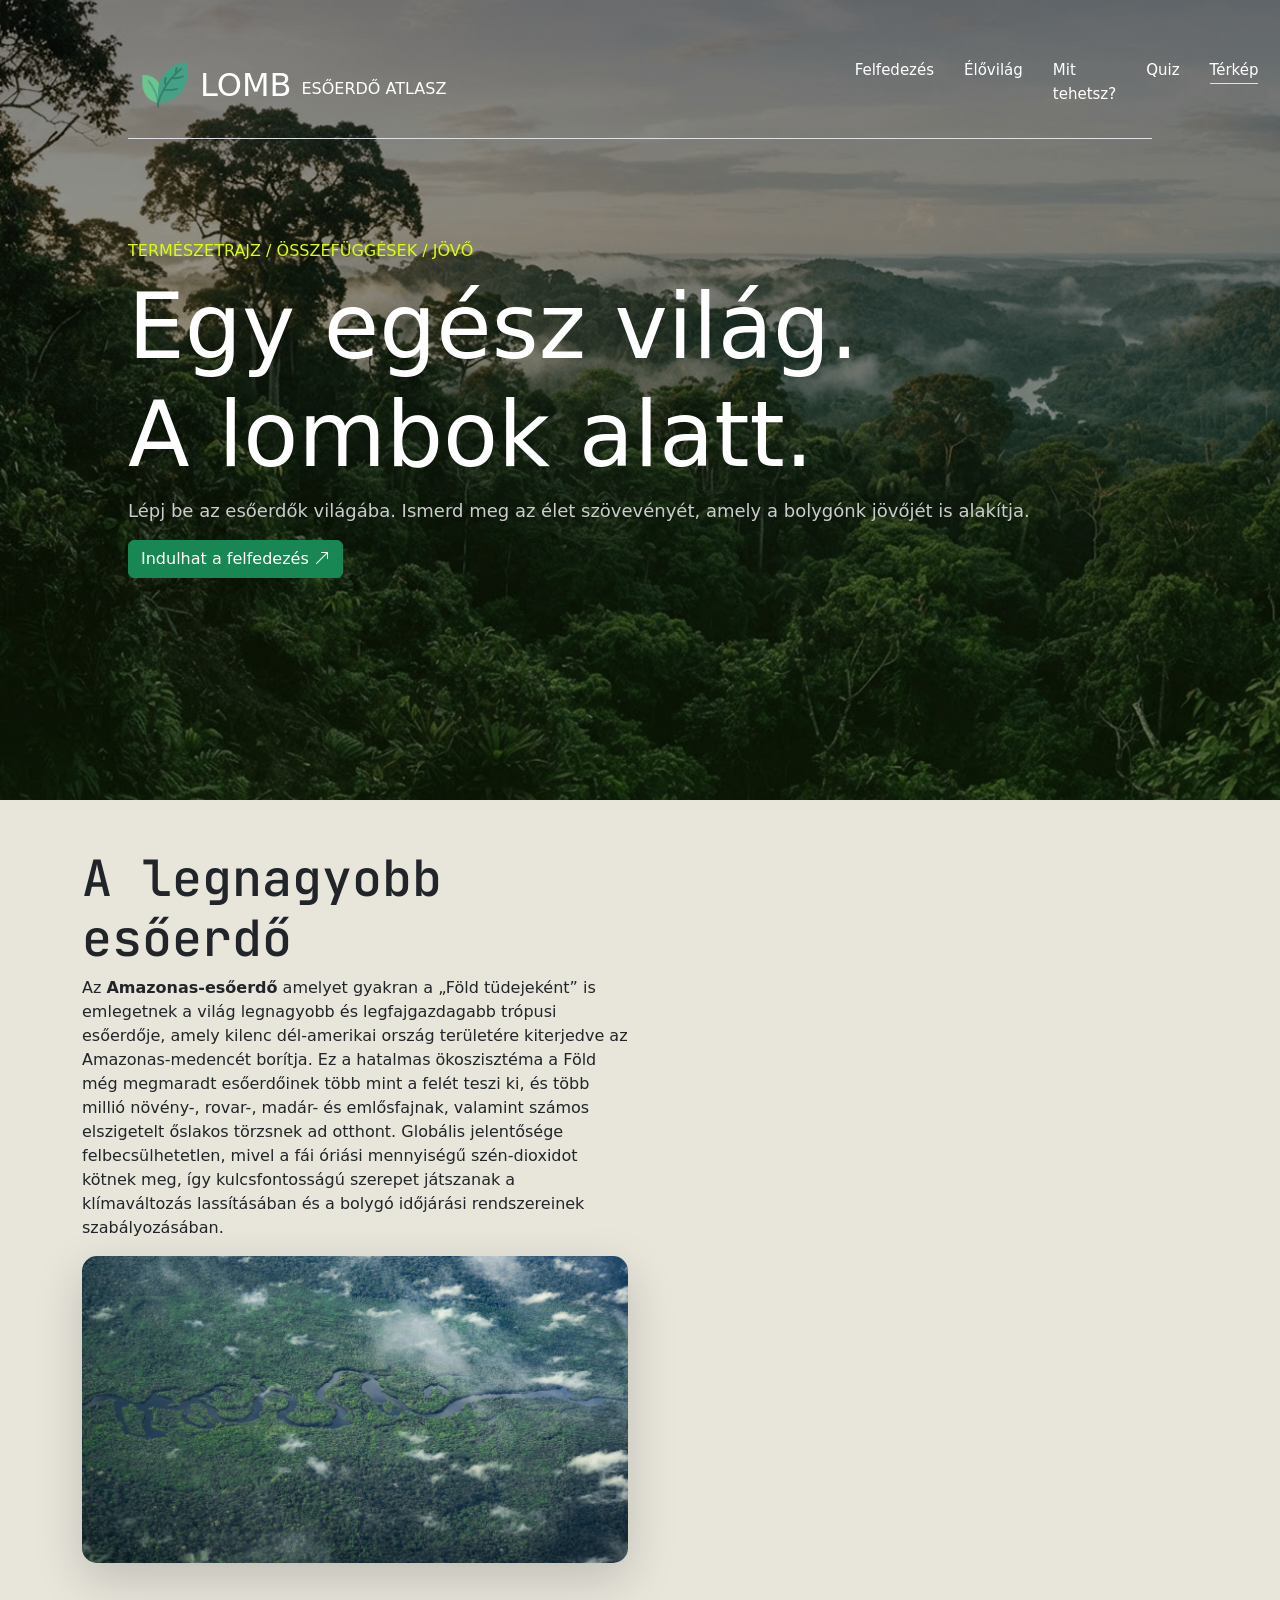
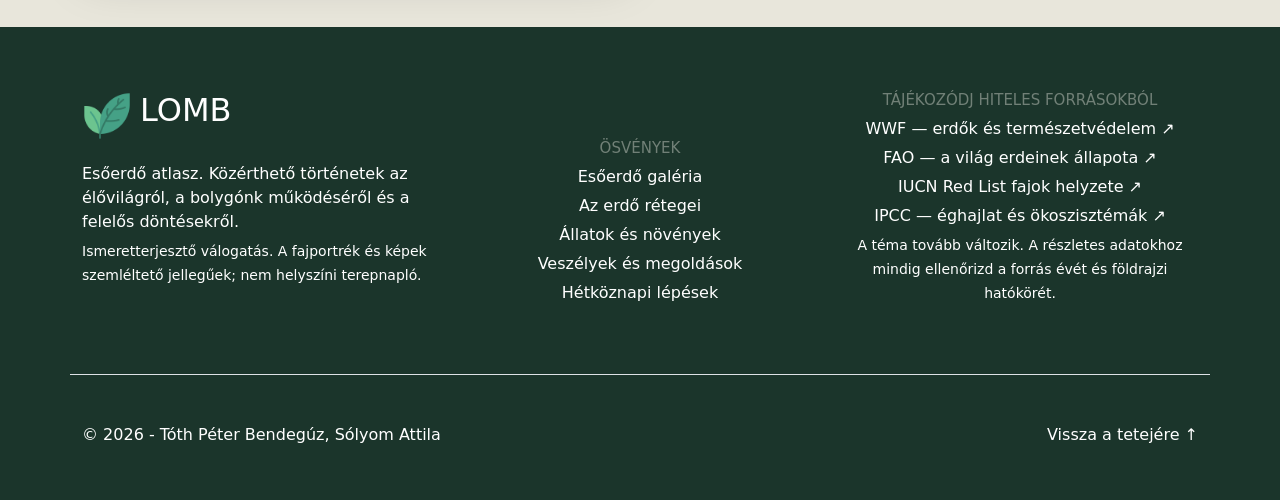
<file: terkep.html>
<!DOCTYPE html>
<html lang="hu">

<head>
    <meta charset="UTF-8">
    <meta name="viewport" content="width=device-width, initial-scale=1.0">
    <link href="https://cdn.jsdelivr.net/npm/bootstrap@5.3.8/dist/css/bootstrap.min.css" rel="stylesheet"
        integrity="sha384-sRIl4kxILFvY47J16cr9ZwB07vP4J8+LH7qKQnuqkuIAvNWLzeN8tE5YBujZqJLB" crossorigin="anonymous">
    <link rel="stylesheet" href="https://cdn.jsdelivr.net/npm/bootstrap-icons@1.13.2/font/bootstrap-icons.min.css">
    <link rel="stylesheet" href="css/interaktiv.css">
    <link rel="stylesheet" href="css/style.css">
    <script src="https://cdn.jsdelivr.net/npm/bootstrap@5.3.8/dist/js/bootstrap.bundle.min.js"></script>
    <link rel="stylesheet" href="https://cdn.jsdelivr.net/npm/bootstrap-icons@1.13.2/font/bootstrap-icons.min.css">
    <title>Interaktív oldal</title>
</head>

<body>
    <header>
    <div class="szoveg p-5">
        <div class="container-fluid border-bottom pb-3">
            <div class="row align-items-center">
                <div class="col-8">
                    <div class="d-flex align-items-center">
                        <img class="logo" src="images/logo.png" alt="logo" title="logo">
                        <h2>LOMB</h2>
                        <span class="text-uppercase mt-2"> Esőerdő atlasz </span>
                    </div>
                </div>

              
                <div class="col-4 desktop-menu">
                    <ul class="d-flex">
                        <li>
                            <a href="index.html">
                                Felfedezés
                            </a>
                        </li>

                        <li>
                            <a href="elovilag.html">Élővilág</a>
                        </li>

                        <li>
                            <a href="mitTehetsz.html">Mit tehetsz?</a>
                        </li>

                        <li>
                            <a href="interaktiv.html">Quiz</a>
                        </li>

                        <li>
                            <a href="terkep.html" class="border-bottom pb-1">Térkép</a>
                        </li>
                    </ul>
                </div>

                
                <div class="col-4 mobile-menu text-end">
                    <button class="menu-toggle" type="button" data-bs-toggle="collapse" data-bs-target="#mobilMenu" aria-expanded="false" aria-controls="mobilMenu" aria-label="Menü megnyitása"> <i class="bi bi-list"></i> </button>
                </div>
            </div>
        </div>

        
        <div class="collapse mobil-navigacio" id="mobilMenu">
            <ul>
                <li>
                    <a href="index.html">Felfedezés</a>
                </li>

                <li>
                    <a href="elovilag.html">Élővilág</a>
                </li>

                <li>
                    <a href="mitTehetsz.html">Mit tehetsz?</a>
                </li>

                <li>
                    <a href="interaktiv.html">Quiz</a>
                </li>

                <li>
                    <a href="terkep.html">Térkép</a>
                </li>
            </ul>
        </div>
        
        <div class="kezdes" id="kezdes">
            <span class="text-uppercase"> Természetrajz / Összefüggések / Jövő </span>
            <h1> Egy egész világ.<br> A lombok alatt. </h1>
            <p>Lépj be az esőerdők világába. Ismerd meg az élet szövevényét, amely a bolygónk jövőjét is alakítja.</p>
            <a href="#kapcsolatok" class="btn btn-success"> Indulhat a felfedezés <i class="bi bi-arrow-up-right"></i> </a>
        </div>
    </div>
</header>
    <main>
        <section class="container py-5">
            <div class="row">
                <div class="col-lg-6">
                    <h2 class="legnagyobb ">A legnagyobb esőerdő</h2>
                    <p>Az <strong>Amazonas-esőerdő</strong> amelyet gyakran a „Föld tüdejeként” is emlegetnek a világ
                        legnagyobb és legfajgazdagabb trópusi esőerdője, amely kilenc dél-amerikai ország területére
                        kiterjedve az Amazonas-medencét borítja. Ez a hatalmas ökoszisztéma a Föld még megmaradt
                        esőerdőinek több mint a felét teszi ki, és több millió növény-, rovar-, madár- és emlősfajnak,
                        valamint számos elszigetelt őslakos törzsnek ad otthont. Globális jelentősége felbecsülhetetlen,
                        mivel a fái óriási mennyiségű szén-dioxidot kötnek meg, így kulcsfontosságú szerepet játszanak a
                        klímaváltozás lassításában és a bolygó időjárási rendszereinek szabályozásában.
                    </p>
                    <p>
                        <img class="kepamazon shadow-lg" src="images/amazonas2.jpg" alt="Amazonas" title="Amazonas">
                    </p>
                </div>
                <div class="col-lg-6">
                    <div style="width: 100%"><iframe width="100%" height="600" frameborder="0" scrolling="no" marginheight="0" marginwidth="0" style="border:0" allowfullscreen src="https://www.google.com/maps/embed/v1/place?key=AIzaSyBVizdQeh3udy11xDc5Ao2YStR2gLc-rfc&amp;q=Amazonas&amp;maptype=roadmap&amp;zoom=4"><a href="https://www.gps.ie/" rel="nofollow">gnss land meter</a></iframe></div>
                </div>
            </div>
        </section>
    </main>
    <footer>
        <div class="container py-5">
            <div class="row border-bottom py-3">
                <div class="col-lg-4">
                    <div class="d-flex mb-3">
                        <p class="me-2"><img src="images/logo.png" alt="logo" title="logo" class="logo"></p>
                        <h2>LOMB</h2>
                    </div>

                    <p>Esőerdő atlasz. Közérthető történetek az élővilágról, a
                        bolygónk működéséről és a felelős döntésekről.</p>

                    <p><small>Ismeretterjesztő válogatás. A fajportrék és képek szemléltető jellegűek;
                            nem helyszíni terepnapló.</small></p>
                </div>
                <div class="col-lg-4 text-center my-5">
                    <h3>Ösvények</h3>
                    <p><a href="https://www.shutterstock.com/hu/search/amazon-jungle-map" target="_blank">Esőerdő
                            galéria</a></p>
                    <p><a href="elovilag.html">Az erdő rétegei</a></p>
                    <p><a href="elovilag.html">Állatok és növények</a></p>
                    <p><a href="mitTehetsz.html">Veszélyek és megoldások</a></p>
                    <p><a href="mitTehetsz.html">Hétköznapi lépések</a></p>
                </div>
                <div class="col-lg-4 text-center">
                    <h3>Tájékozódj hiteles forrásokból</h3>
                    <p><a href="https://wwf.hu/" target="_blank">WWF — erdők és természetvédelem ↗</a></p>
                    <p><a href="https://www.fao.org/home/en" target="_blank">FAO — a világ erdeinek állapota ↗</a></p>
                    <p><a href="https://www.iucnredlist.org/" target="_blank">IUCN Red List fajok helyzete ↗</a></p>
                    <p><a href="https://www.ipcc.ch/" target="_blank">IPCC — éghajlat és ökoszisztémák ↗</a></p>
                    <p><small>A téma tovább változik. A részletes adatokhoz mindig ellenőrizd a
                            forrás évét és földrajzi hatókörét.</small></p>
                </div>
            </div>

            <div class="d-flex justify-content-between mt-5">
                <p>&copy; 2026 - Tóth Péter Bendegúz, Sólyom Attila</p>
                <p><a href="#kezdes">Vissza a tetejére ↑</a></p>
            </div>
        </div>
    </footer>

    <script src="js/kvizData.js"></script>
    <script src="js/kviz.js"></script>
</body>

</html>
</file>
<file: css/style.css>
@import url('https://fonts.googleapis.com/css2?family=JetBrains+Mono:ital,wght@0,100..800;1,100..800&display=swap');

.logo{
    height: 50px;
}

header h2{
    margin: 0px 10px;
}

header {
    background:
        linear-gradient(rgba(0, 0, 0, 0.5), rgba(34, 78, 14, 0.25)),
        url("../images/Rainforest canopy.png");
    height: 800px;
    background-repeat: no-repeat;
    background-size: cover;
    color: #fff;
    background-position: center top;
    padding-left: 80px;
    padding-right: 80px;
    background-attachment: fixed;
}

header ul{
    list-style-type: none;
    text-decoration: none;
    margin-top: 10px;
}

header ul li a{
    text-decoration: none;
    margin-right: 30px;
    color: #fff;
    font-size: 15px;
    transition: font-size 0.3s ease-in-out;
    
}



header ul li a:hover{
    font-size: 17px;
}

.kezdes{
    margin-top: 100px;
}

.kezdes span{
    color: rgb(217, 255, 0);
}

.kezdes h1{
    margin-top: 10px;
    font-size: 90px;
}

.kezdes p:first-of-type{
    color: rgb(204, 204, 204);
    font-size: 18px;
}


.kezdes button{
    font-size: 16px;
    padding: 10px 30px;
    background-color: rgb(212,230, 168);
    color:#000;
    border: none;
    font-weight: 600;
}

.kezdes button:hover{
    background-color: rgb(108, 121, 72);
    color:#000;
    border: none;
    font-weight: 600;
}






.kapcsolatok {
    background-color: #f2f0e7 !important;
    padding: 85px 5.4% 80px;
}

.kapcsolatok .container {
    padding: 0;
}


.kapcsolatok-fejlec {
    row-gap: 25px;
}

.kisZold small, .szekcio-cimke{
    text-transform: uppercase;
}

.szekcio-cimke {
    font-size: 11px;
    font-weight: 600;
    margin-bottom: 42px;
    color: #1b352b;
}

.kapcsolatok-cim {
    font-size: clamp(48px, 4.5vw, 62px);
    font-weight: 500;
    line-height: 1.02;
    letter-spacing: -1.5px;
    margin: 0;
}

.kapcsolatok-bevezeto {
    max-width: 450px;
    margin-left: auto;
    padding-top: 25px;
}

.kapcsolatok-bevezeto p {
    color: #69786e;
    font-size: 17px;
    line-height: 1.8;
    margin-bottom: 14px;
}

.kapcsolatok-bevezeto span {
    display: block;
    font-size: 12px;
    line-height: 1.7;
   
}


.kapcsolatok-vonal {
    border: 0;
    border-top: 2px solid #ccd0c4;
    opacity: 1;
    margin: 40px 0;
}


.kapcsolat-kartya {
    height: 100%;
}

.kartya-felso {
    display: flex;
    justify-content: space-between;
    align-items: center;
    margin-bottom: 22px;
    padding-right: 12px;
}



.kapcsolat-kartya h3 {
    font-size: 29px;
    font-weight: 500;
    letter-spacing: -0.5px;
    margin-bottom: 14px;
}

.kapcsolat-kartya p {
    color: #718077;
    font-size: 17px;
    line-height: 1.75;
    max-width: 390px;
    margin-bottom: 15px;
}

.kapcsolat-kartya a {
    display: inline-flex;
    align-items: center;
    gap: 6px;

    color: #173d30;
    font-size: 11px;
    font-weight: 700;

    text-decoration: none;
    border: none;
    background: transparent;
    padding: 0;
    margin: 0;

    transition: opacity 0.2s ease;
}

.kapcsolat-kartya a span {
    display: inline-block;
    font-size: 13px;
    line-height: 1;
    font-weight: 500;
    transition: transform 0.2s ease;
    font-family: "Inter", sans-serif;
}

.kapcsolat-kartya a:hover {
    color: #173d30;
    text-decoration: none;
    opacity: 0.7;
}

.kapcsolat-kartya a:hover span {
    transform: translate(2px, -2px);
}

.tropusiesoerdo{
    padding-top: 100px ;
}

.zoldHatter img, .esoerdoatlasz img, .torekenyEgyensuly img{
    width: 100%;
    object-fit: cover;
    margin-top: 20px;
}

.esoerdoatlasz img{
    max-width: 100%;
    height: 300px;
    
}

.esoerdohatter{
    background-color: rgb(232, 230, 219) !important;
}

.esoerdoatlasz span{
    font-size: 14px;
    color: #8b8b8b;
}

.esoerdoatlasz h3, .zoldHatter h3, .torekenyEgyensuly h3{
    font-family: "JetBrains Mono", monospace;
    margin: 10px 0px;
}

.esoerdoatlasz p{
    color: #616161;
}

.esoerdoatlasz{
    padding-bottom: 100px;
}

.torekenyEgyensuly, .zoldHatter, .tavoliErdok{
    padding-top: 100px;
}

.zoldHatter{
    background-color: #173d30;
    color: #fff;
}

.zoldHatter h2, .torekenyEgyensuly h2{
    font-family: "Inter", sans-serif;
}
.esoerdoszintek img{
    object-fit: cover;
    max-width: 100%;
    width: 100%;
}

.esoerdoszint{
    padding-top: 70px;
    background-color: #f2f0e7 !important;
}

.szintek{
    padding-left: 60px;
}

.szintek h2{
     font-family: "JetBrains Mono", monospace;
     font-size: 50px;
     color: #000;
}

.szintek p{
    color: #616161;
}

.szintek{
    color: #000 !important;
}

.erdo-szintek {
    width: 100%;
    background-color: #f2f0e7 !important;
    color: #1b352b;
    margin-top: 45px;
}

.erdo-szint {
    display: grid;
    grid-template-columns: 25px 1fr;
    column-gap: 0;

    padding: 17px 15px 16px 0;
    border-bottom: 1px solid #ccd0c4;

    transition: background-color 0.2s ease;
}

.erdo-szint:first-child {
    padding-top: 0;
}

.erdo-szint:last-child {
    border-bottom: none;
}

.erdo-szint.kiemelt {
    background-color: #dfe5d3 !important;
    padding: 17px 15px 16px;
    margin-left: 0;
    margin-right: 0;
}

.szint-szam {
    font-family: "Inter", sans-serif;
    font-size: 10px;
    font-weight: 400;
    color: #234638;
    padding-top: 3px;
}

.szint-tartalom h3 {
    font-family: "Cormorant Garamond", Georgia, serif;
    font-size: 25px;
    font-weight: 500;
    line-height: 1.15;

    color: #1b352b;
    margin: 0 0 3px;
}

.szint-alcim {
    display: block;
    font-family: "Inter", sans-serif;
    font-size: 9px;
    font-weight: 500;
    line-height: 1.6;
    color: #234638;

    margin-bottom: 5px;
}

.szint-tartalom p {
    font-family: "Inter", sans-serif;
    font-size: 12px;
    font-weight: 400;
    line-height: 1.7;

    color: #718077;
    margin: 0;
    max-width: 850px;
}


.fajok{
    background-color: rgb(221, 228, 209);
}

.elolenynev{
    justify-content: space-between;
    align-items:center;
}

.elolenyhivatkozas svg{
    color: darkgreen;
    transition: height 0.3s ease-in-out !important;
}

.elolenyhivatkozas svg:hover{
    height: 30px !important;
}

.latinnev{
    color:#8a8a8a !important;
    margin: 10px 0px;
}

.pelda{
    color:#8a8a8a;
}
.kisZold{
    background-color: #dde4d1;
    color: #173d30;
}

.mittehetsz{
    background:
        linear-gradient(rgba(0, 0, 0, 0.5), rgba(13, 29, 5, 0.9)),
        url("../images/Livingfoliage.png");
    height: 550px;
    background-repeat: no-repeat;
    background-size: cover;
    color: #fff;
    background-position: center top;
    padding-left: 80px;
    padding-right: 80px;
   padding-bottom: 100px !important;
}

.mittehetsz h2{
    font-size: 50px;
}

.mittehetsz p{
    color: #aaa;
}

.mittehetszdiv{
    width: 30% ;
    padding-left: 70px;
}

.mittehetszdiv .btn-success{
    background-color: rgb(212,230, 168);
    color:#000;
    border-radius: 10px;
    font-weight: 500;
    margin-right: 20px;
}

.mittehetszdiv .btn-success a{
    text-decoration: none;
    color:#000;
}

.mittehetszdiv .btn-outline-light a{
    text-decoration: none;
    color:#fff;
}

.mittehetszdiv .btn-success:hover{
    background-color: rgb(108, 121, 72);
    color:#000;
    font-weight: 500;
}

.mittehetszdiv .btn-outline-light{
    background-color:transparent;
    color: #fff;
    border: 1px solid #fff;
}

.mittehetszdiv .btn-outline-light:hover{
    background-color:rgb(175, 175, 175);
    color:#fff;
}

.torekenyEgyensuly{
    background-color: #fff;
    color: #000;
}

.torekenyEgyensuly h3, .torekenyEgyensuly h2, .tavoliErdok h3, .tavoliErdok h2{
    color: #000;
}

.tudatosKartya{
    width: 600px;
    margin: 10px;
    background-color: #fff;
}

.tavoliErdok h3{
    font-style: italic;
}

.tavoliErdok{
    background-color: #e8e6db;
    color: #000;
}

.tipp{
    color: #173d30;
    font-weight: 800;
}

.eltunik{
    font-size: 50px;
    font-family: "JetBrains Mono", monospace;
}

.tavoliErdok{
    padding-bottom: 130px !important;
}

.fajcim{
    font-family: "JetBrains Mono", monospace;
    font-size: 50px;
}

.legnagyobb{
    font-family: "JetBrains Mono", monospace;
    font-size: 50px;
}

.kepamazon{
    border-radius: 15px;
}

footer{
    background-color:#1b352b;
    color: #fff;
}

footer h3{
    text-transform: uppercase;
    color: #718077;
    font-size: 15px;
}

footer a{
    color: #fff;
    text-decoration: none;
}

footer p{
    margin-bottom: 5px;
}


.mobile-menu{
    display: none;
}

@media screen and (max-width: 768px) {

    header {
        height: 300px !important;
        min-height: 100svh;

        padding: 24px;

        background:
            linear-gradient(
                rgba(8, 22, 17, 0.55),
                rgba(8, 30, 20, 0.65)
            ),
            url("../images/Rainforest canopy.png");

        background-size: cover;
        background-position: center;
        background-repeat: no-repeat;
        background-attachment: scroll;
    }

    header .szoveg {
        padding: 0 !important;
    }

    header .container-fluid {
        padding: 0 0 25px;
    }

    header .row {
        margin: 0;
    }

   

    header .logo {
        height: 32px;
        width: auto;
    }

    header h2 {
        font-size: 26px;
        margin: 0 0 0 10px;
        font-weight: 600;
    }

    header .text-uppercase.mt-2 {
        display: none;
    }


    

    .desktop-menu {
        display: none;
    }


    

    .mobile-menu {
        display: block;
    }

    .menu-toggle {
        background: transparent;
        border: none;
        color: white;
        font-size: 32px;
        padding: 0;
        line-height: 1;
        cursor: pointer;
    }

    .menu-toggle:focus {
        outline: none;
        box-shadow: none;
    }


    

    .mobil-navigacio {
        background-color: rgba(15, 40, 29, 0.95);
        margin-top: 15px;
        padding: 15px 20px;
        border-radius: 10px;
    }

    .mobil-navigacio.collapse {
        display: none;
    }

    .mobil-navigacio.collapse.show {
        display: block;
    }

    .mobil-navigacio ul {
        list-style: none;
        padding: 0;
        margin: 0;
        display: flex;
        flex-direction: column;
        gap: 18px;
    }

    .mobil-navigacio ul li a {
        color: white;
        text-decoration: none;
        font-size: 16px;
        display: block;
        margin: 0;
    }

    .mobil-navigacio ul li a:hover {
        color: #d4e6a8;
    }


    

    .kezdes {
        margin-top: 115px;
    }

    .kezdes span {
        font-size: 12px;
        color: #d4e6a8;
        font-weight: 600;
    }

    .kezdes h1 {
        font-family: Georgia, serif;
        font-size: clamp(48px, 14vw, 64px);
        font-weight: 400;
        line-height: 1.02;
        letter-spacing: -2px;
        margin-top: 32px;
        margin-bottom: 25px;
    }

    .kezdes p:first-of-type {
        font-size: 18px;
        line-height: 1.6;
        color: #eeeeee;
        margin-bottom: 26px;
    }

    .kezdes .btn {
        display: inline-flex;
        align-items: center;
        justify-content: center;
        gap: 25px;

        background-color: #d4e6a8;
        color: #142b20;

        border: none;
        border-radius: 40px;

        padding: 17px 25px;
        font-size: 14px;
        font-weight: 600;

        min-width: 235px;
    }

    .kezdes .btn:hover {
        background-color: #c5d994;
        color: #142b20;
    }


   

    header .mobile-menu {
        display: block !important;
    }

    header .desktop-menu {
        display: none !important;
    }

    header .menu-toggle {
        display: inline-block !important;
        color: white !important;
        background: transparent !important;
        border: none !important;
        font-size: 32px;
        cursor: pointer;
    }

    header .mobil-navigacio {
        background-color: rgba(15, 40, 29, 0.95);
        border-radius: 10px;
        margin-top: 15px;
        padding: 15px 20px;
    }

    header .mobil-navigacio ul {
        display: flex;
        flex-direction: column;
        gap: 18px;
        list-style: none;
        padding: 0;
        margin: 0;
    }

    header .mobil-navigacio ul li a {
        color: white !important;
        text-decoration: none;
        display: block;
    }

    .mobiltavolsag{
        margin-bottom: 50px;
    }

    .szintek{
        margin-top: 40px;
    }

    .mittehetsz{
        display: none;
    }

    .szamok{
        margin-top: 50px;
    }

    .esoerdoatlaszszam{
        margin-top: 40px;
    }

    .aholazeso{
        margin-bottom: 0;
        padding-bottom: 0;
    }

    .tropusiesoerdo, .tropusiesoerdoKapcsolatok{
        margin-top: 0;
        padding-top: 0;
        padding-left: 20px ;
        margin-left: 0;
        
    }

    .eltunik, .hatas, .legnagyobb{
        text-align: center;
    }
}
</file>
<file: css/interaktiv.css>
input{
    width: 15px;
    height: 15px;
}

.kvizGomb{
    width: 200px;
}

.kviz, .kiertekeles{
    border: solid 3px #fff;
    border-radius: 10px;
}

main{
    background-color: #e8e6db;
}

main img{
    width: 100%;
    object-fit: cover;
}

.kvizSection{
      background-color: rgb(221, 228, 209);
      padding-top: 100px;
      padding-bottom: 120px;
}

.kviz{
    background:
        linear-gradient(rgba(0, 0, 0, 0.5), rgba(9, 24, 3, 0.5)),
        url("../images/realQuizBackground.jpg");
    background-repeat: no-repeat;
    background-size: cover;
    color: #fff;
    background-position: center top;
    height: 500px;
}
</file>
